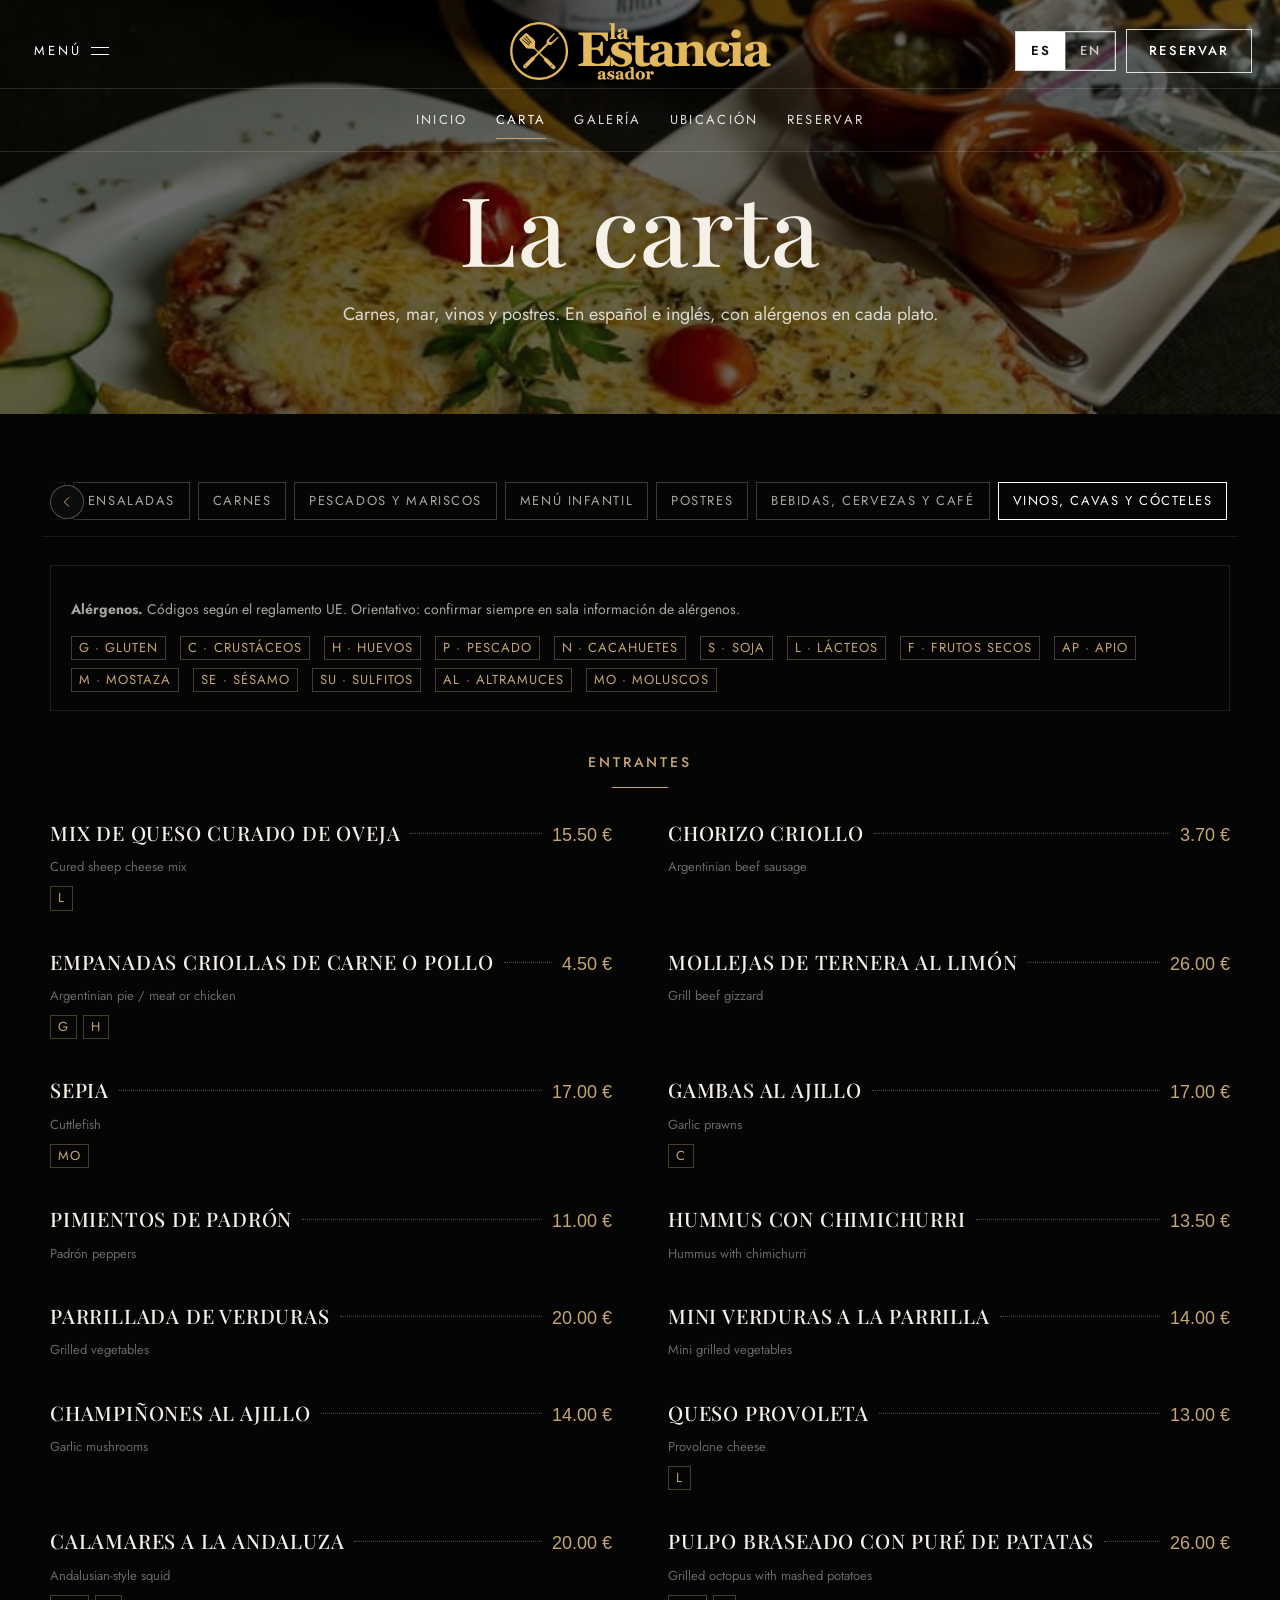
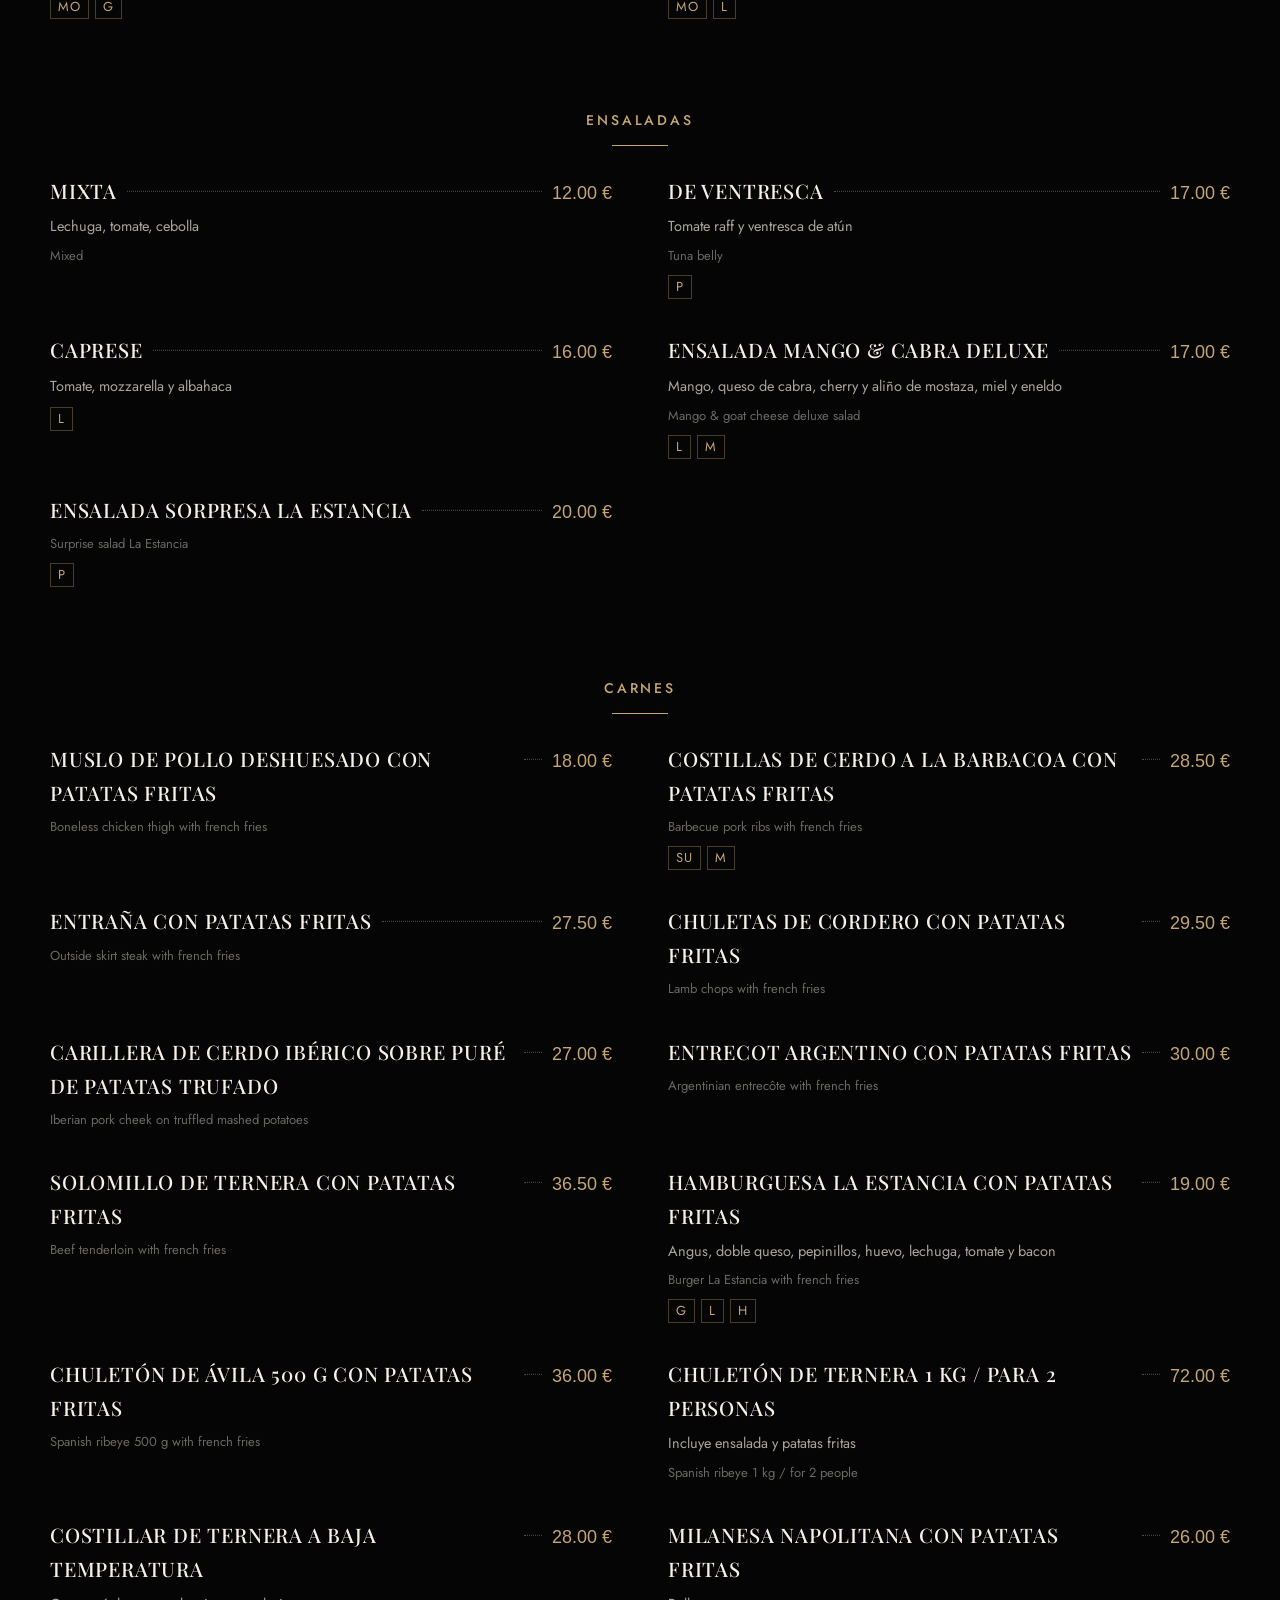
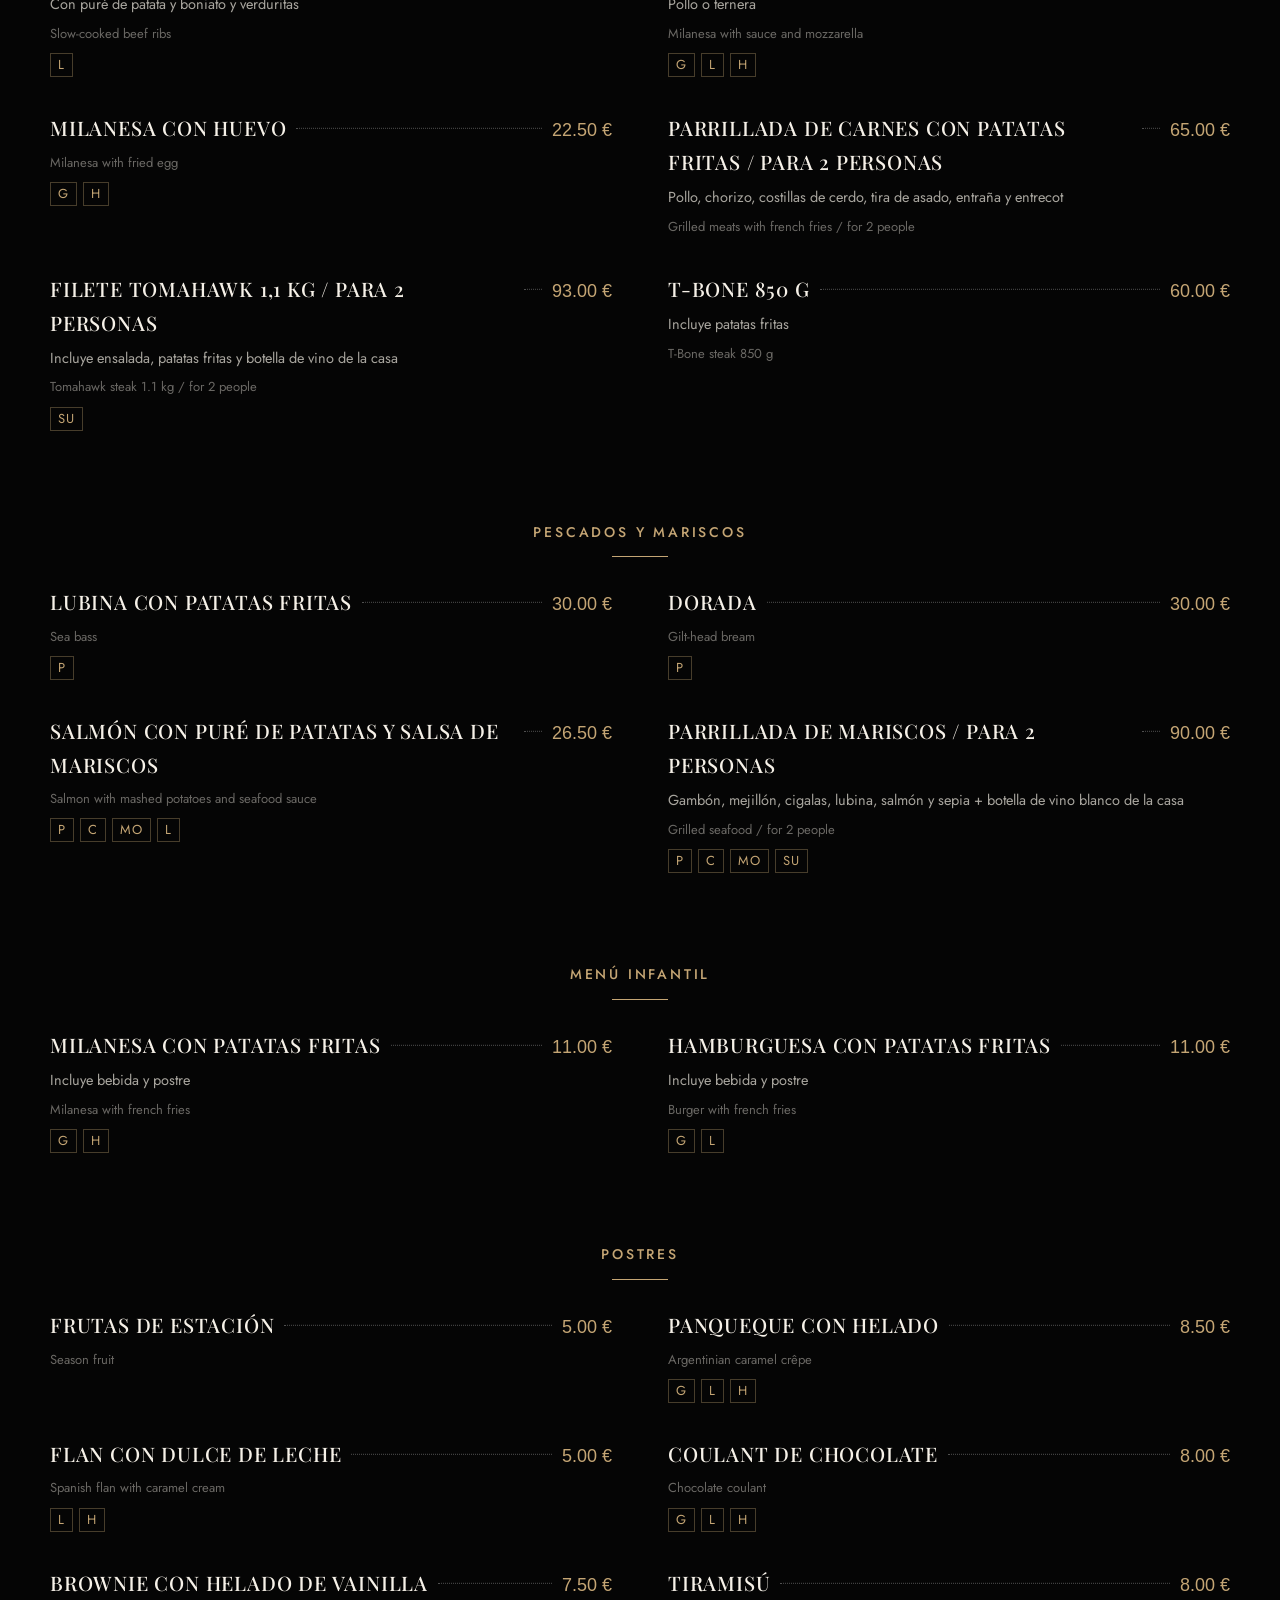
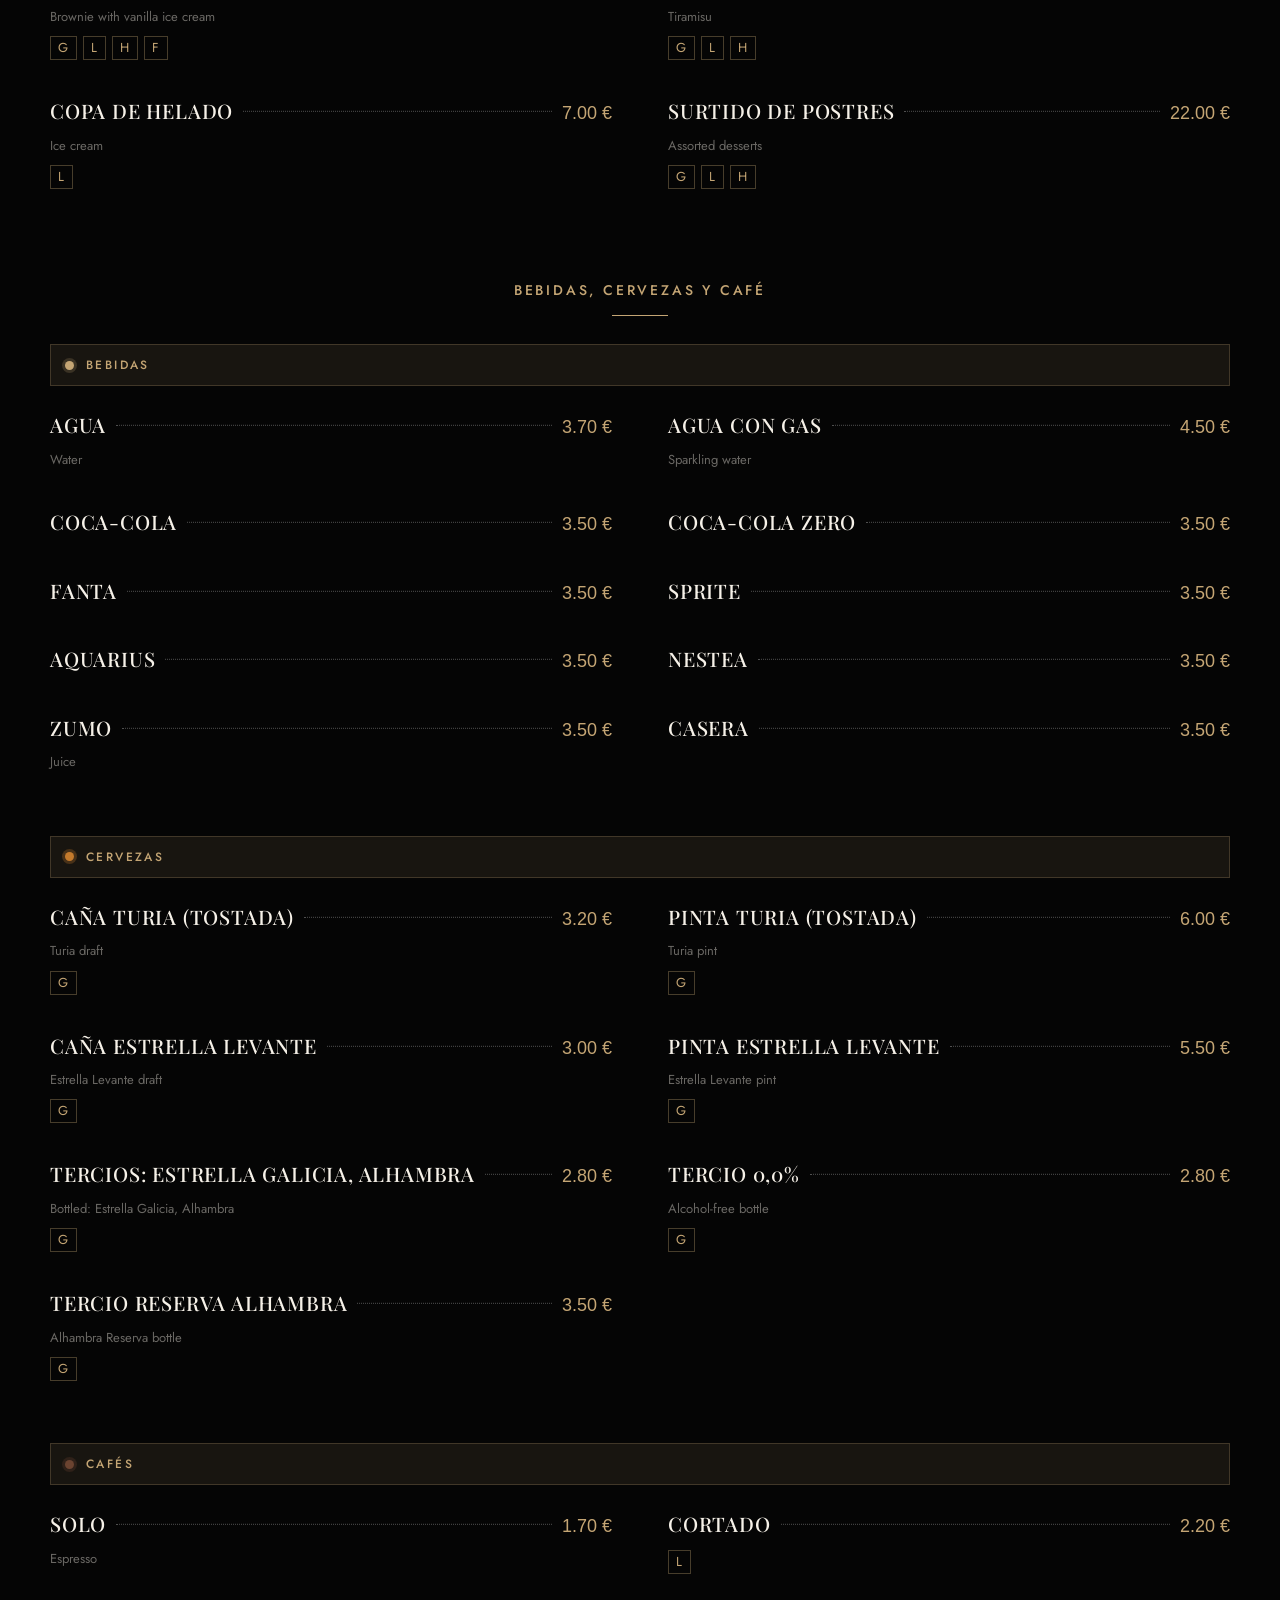
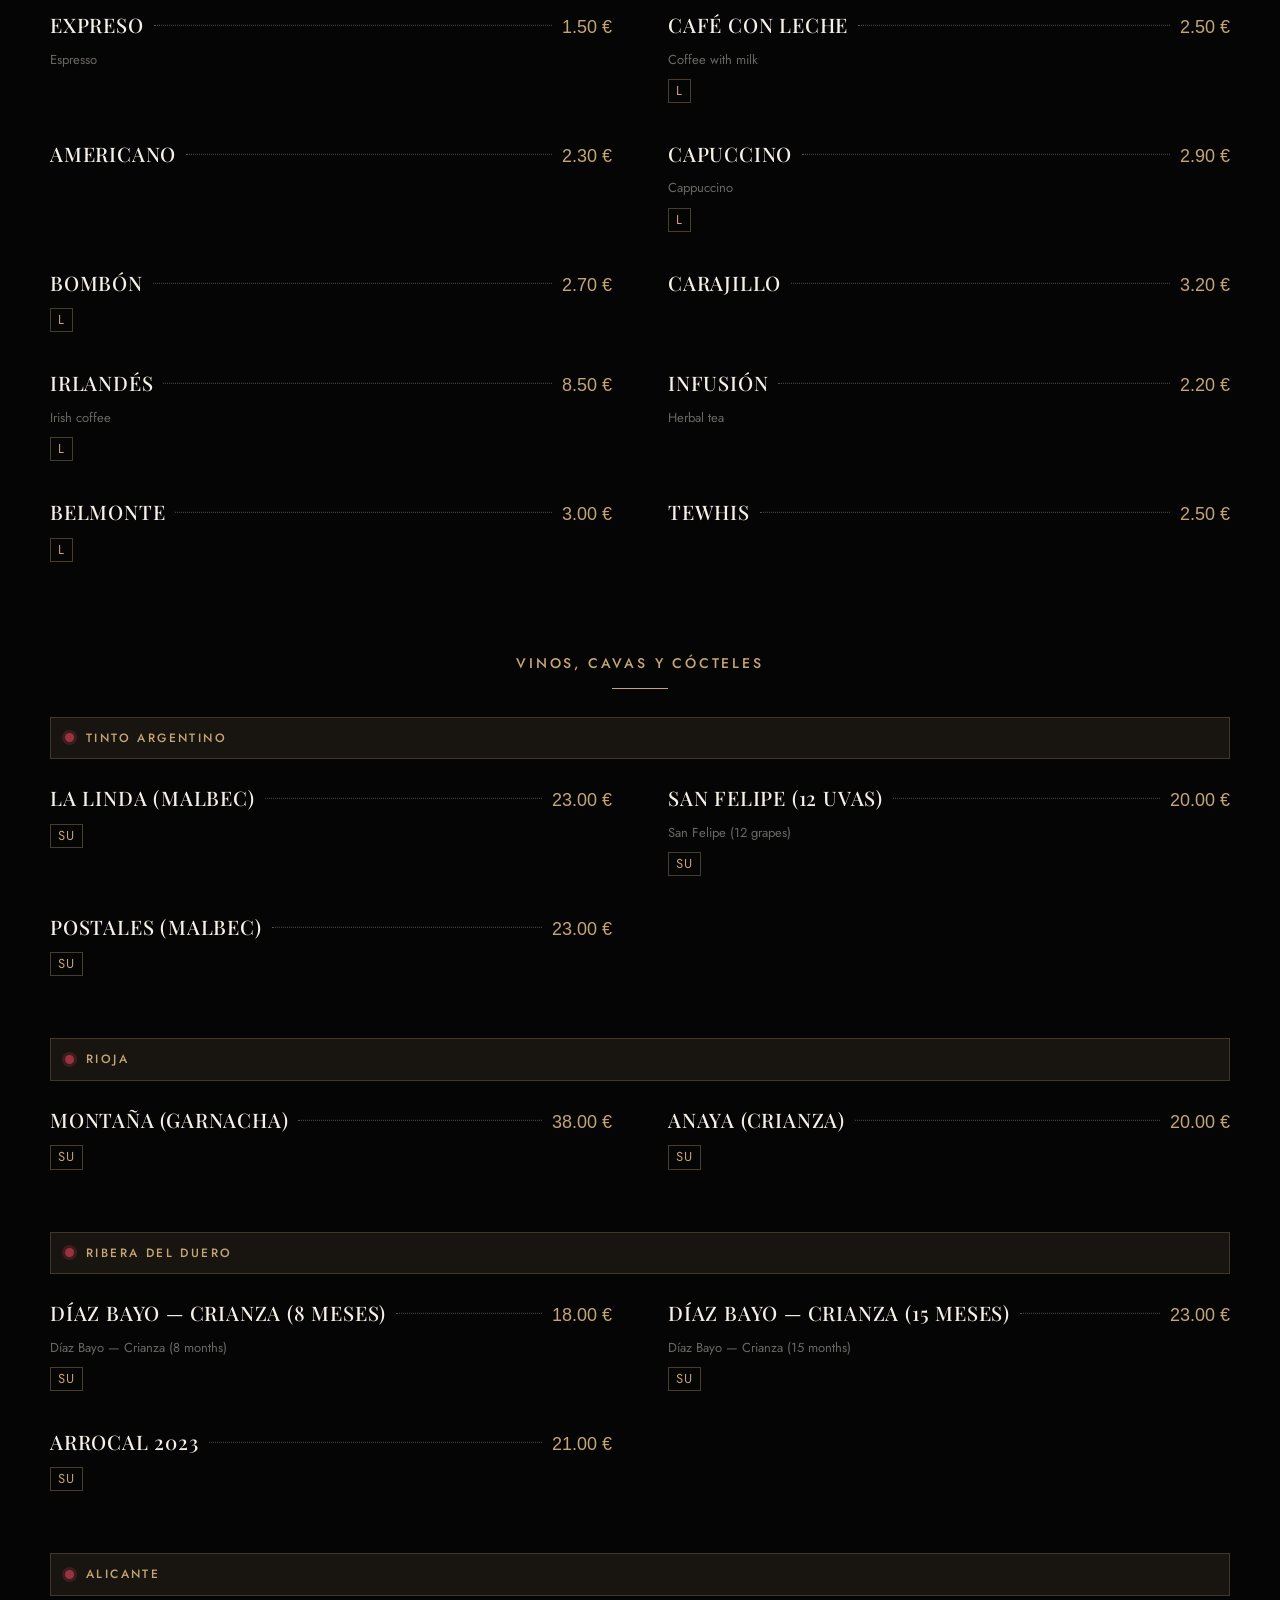
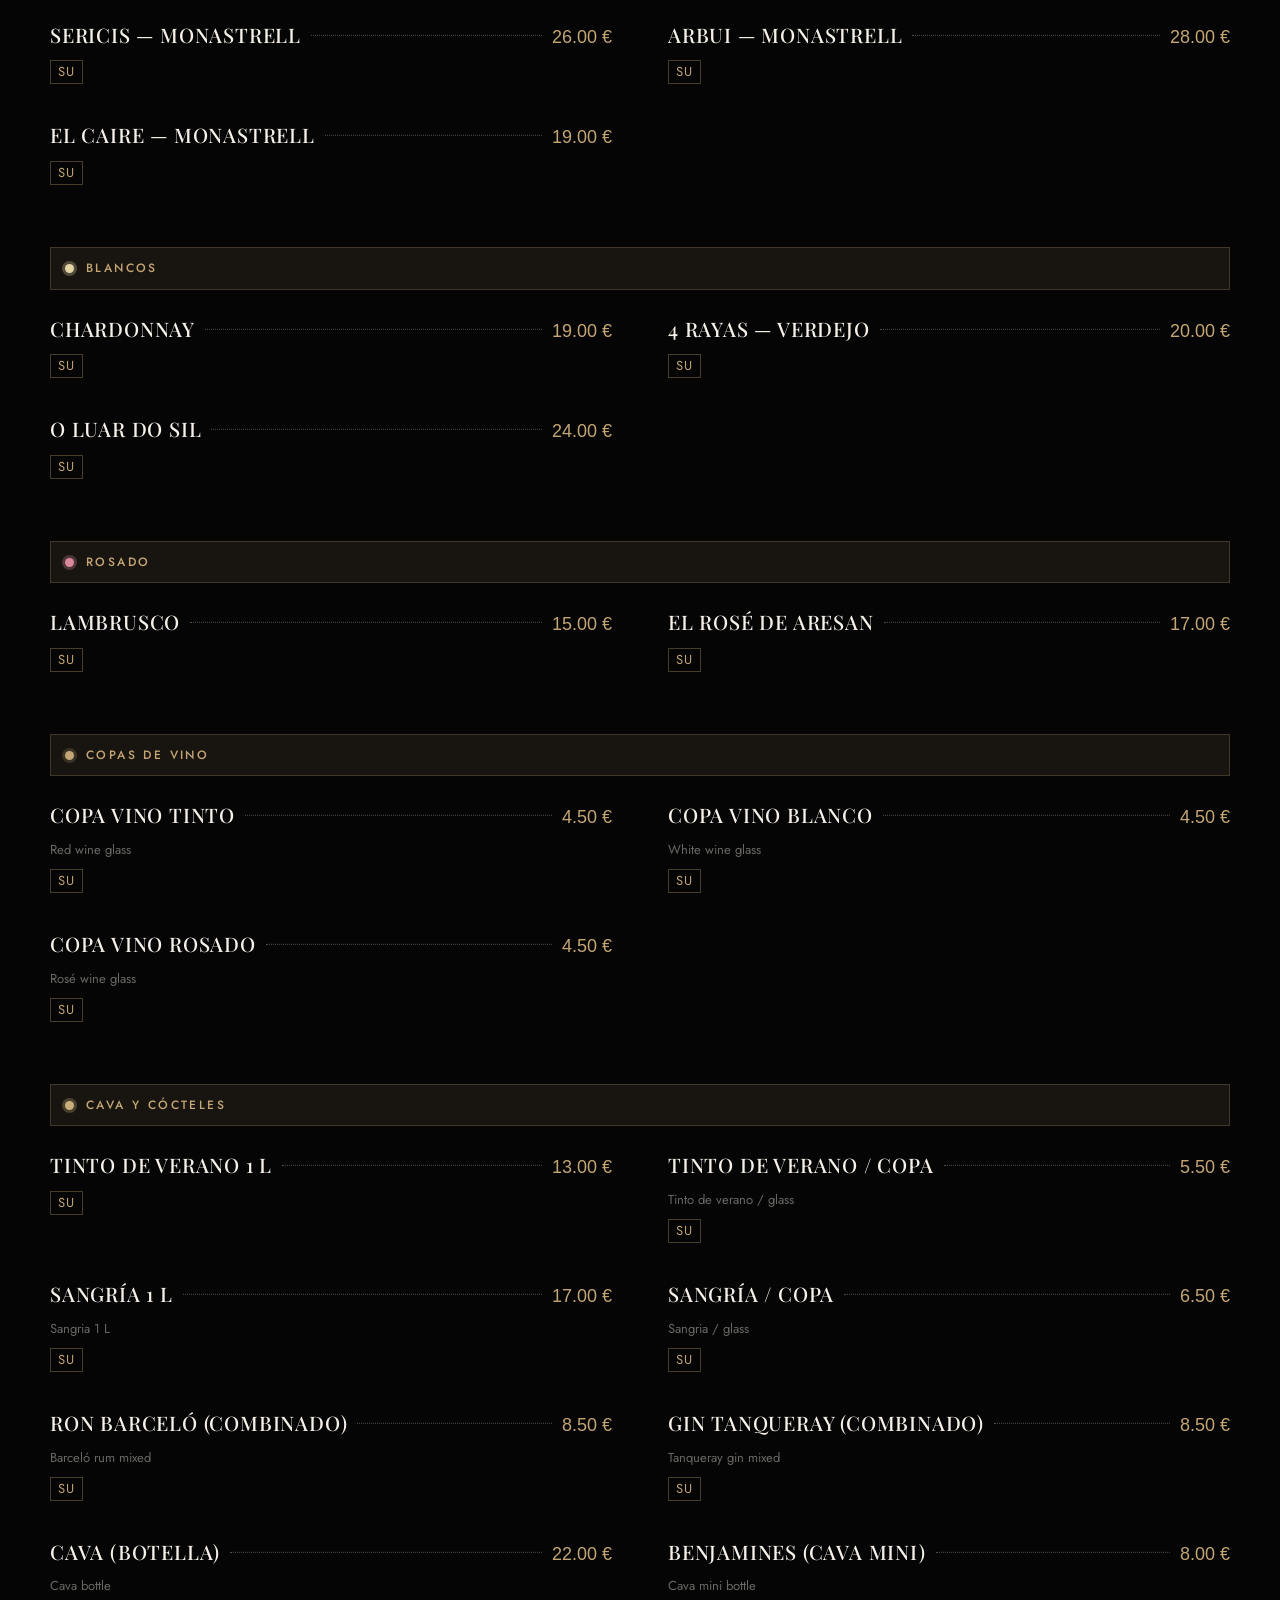
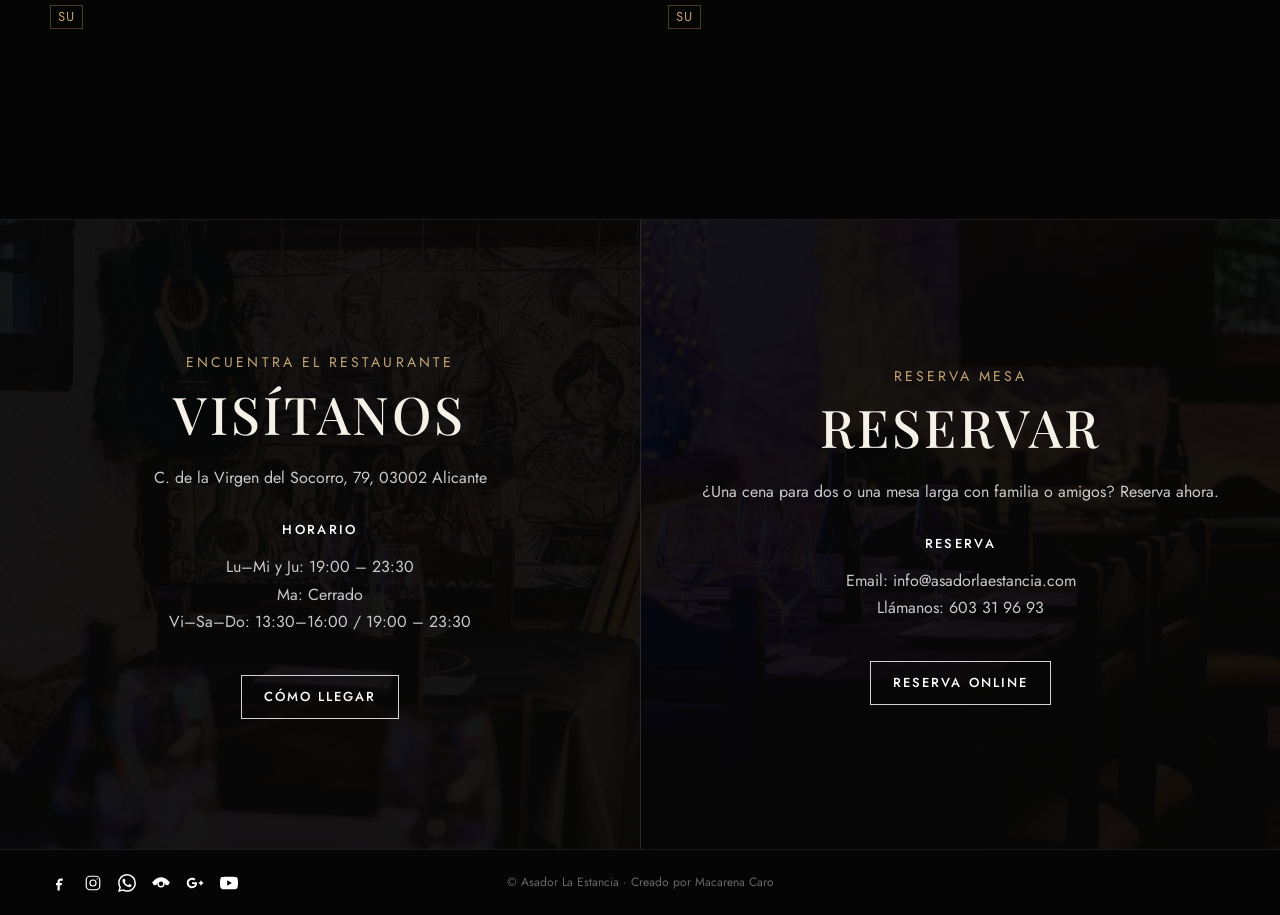
<file: carta.html>
<!DOCTYPE html>
<html lang="es">
<head>
  <meta charset="UTF-8">
  <meta name="viewport" content="width=device-width, initial-scale=1">
  <title>Carta · Asador La Estancia</title>
  <meta name="description" content="Carta de Asador La Estancia: entrantes, carnes a la parrilla, pescados, postres y vinos. Alicante.">
  <link rel="icon" href="assets/images/brand/icon.png">
  <link rel="preconnect" href="https://fonts.googleapis.com">
  <link rel="preconnect" href="https://fonts.gstatic.com" crossorigin>
  <link href="https://fonts.googleapis.com/css2?family=Jost:wght@300;400;500;600&family=Playfair+Display:ital,wght@0,400;0,500;0,600;0,700;1,400;1,500;1,600&display=swap" rel="stylesheet">
  <link rel="stylesheet" href="css/style.css">
</head>
<body data-page="carta">
  <a class="skip" href="#contenido">Saltar al contenido</a>
  <header class="site-header" data-header></header>

  <main id="contenido">
    <section class="page-hero">
      <img class="hero-bg" src="assets/images/gallery/meat12.png" alt="Parrillada de La Estancia">
      <div class="page-hero-content">
        <h1 data-copy="h1">La carta</h1>
        <p data-copy="lead">Carnes, mar, vinos y postres. En español e inglés, con alérgenos en cada plato.</p>
      </div>
    </section>

    <section class="menu-page">
      <div class="container">
        <div class="menu-tools">
          <div class="menu-tabs" data-tabs-scroller>
            <button type="button" class="menu-tabs-arrow is-start" data-tabs-prev aria-label="Secciones anteriores">
              <svg viewBox="0 0 24 24" aria-hidden="true"><path d="M14.5 5.5 8 12l6.5 6.5" fill="none" stroke="currentColor" stroke-width="1.5" stroke-linecap="round" stroke-linejoin="round"/></svg>
            </button>
            <div class="tabs" data-tabs></div>
            <button type="button" class="menu-tabs-arrow is-end" data-tabs-next aria-label="Más secciones">
              <svg viewBox="0 0 24 24" aria-hidden="true"><path d="M9.5 5.5 16 12l-6.5 6.5" fill="none" stroke="currentColor" stroke-width="1.5" stroke-linecap="round" stroke-linejoin="round"/></svg>
            </button>
          </div>
        </div>
        <div class="legend">
          <p data-copy="legend"><strong>Alérgenos.</strong> Códigos según el reglamento UE. Orientativo: Confirmar siempre en sala información de alérgenos.</p>
          <div class="legend-list" data-legend></div>
        </div>
        <div data-menu></div>
      </div>
    </section>
  </main>

  <footer class="site-footer" data-footer></footer>
  <script src="js/menu.js"></script>
  <script src="js/allergens.js"></script>
  <script src="js/site.js"></script>
</body>
</html>
</file>
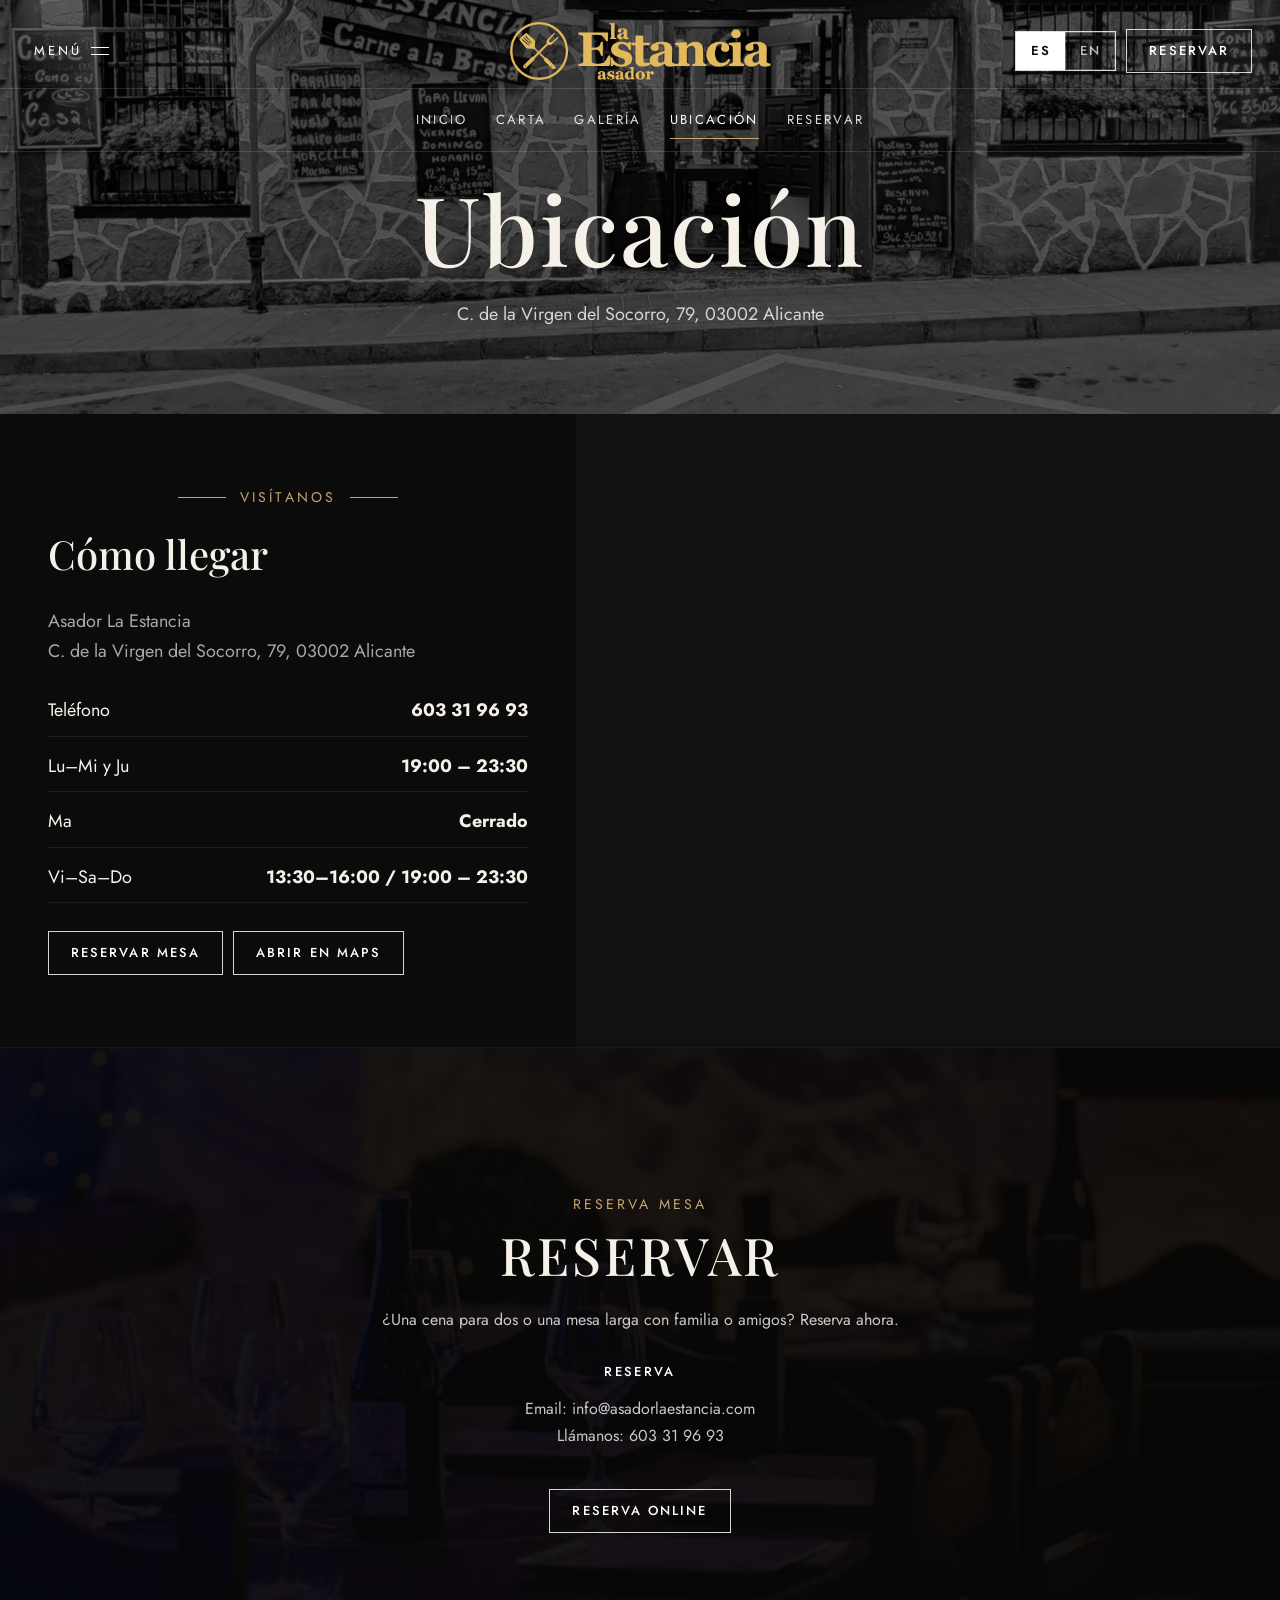
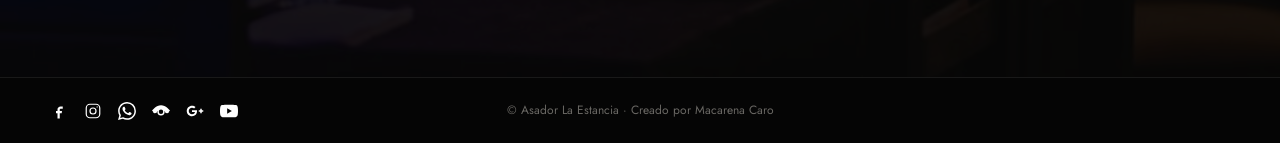
<file: contacto.html>
<!DOCTYPE html>
<html lang="es">
<head>
  <meta charset="UTF-8">
  <meta name="viewport" content="width=device-width, initial-scale=1">
  <title>Contacto · Asador La Estancia</title>
  <meta name="description" content="C. de la Virgen del Socorro, 79, 03002 Alicante. Teléfono, horario y mapa de Asador La Estancia.">
  <link rel="icon" href="assets/images/brand/icon.png">
  <link rel="preconnect" href="https://fonts.googleapis.com">
  <link rel="preconnect" href="https://fonts.gstatic.com" crossorigin>
  <link href="https://fonts.googleapis.com/css2?family=Jost:wght@300;400;500;600&family=Playfair+Display:ital,wght@0,400;0,500;0,600;0,700;1,400;1,500;1,600&display=swap" rel="stylesheet">
  <link rel="stylesheet" href="css/style.css">
</head>
<body data-page="contacto">
  <a class="skip" href="#contenido">Saltar al contenido</a>
  <header class="site-header" data-header></header>

  <main id="contenido">
    <section class="page-hero">
      <img class="hero-bg" src="assets/images/hero-bg.png" alt="Interior de La Estancia">
      <div class="page-hero-content">
        <h1 data-copy="h1">Ubicación</h1>
        <p data-copy="lead">C. de la Virgen del Socorro, 79, 03002 Alicante</p>
      </div>
    </section>

    <section class="split">
      <div class="split-copy">
        <p class="section-kicker" style="text-align:left" data-copy="visit">Visítanos</p>
        <h2 data-copy="h2">Cómo llegar</h2>
        <p>Asador La Estancia<br>C. de la Virgen del Socorro, 79, 03002 Alicante</p>
        <div class="hours">
          <div><span data-copy="phone">Teléfono</span><a href="tel:+34603319693"><strong>603 31 96 93</strong></a></div>
          <div><span data-copy="d1">Lu–Mi y Ju</span><strong data-copy="t1">19:00 – 23:30</strong></div>
          <div><span data-copy="dClosed">Ma</span><strong data-copy="tClosed">Cerrado</strong></div>
          <div><span data-copy="d2">Vi–Sa–Do</span><strong data-copy="t2">13:30–16:00 / 19:00 – 23:30</strong></div>
        </div>
        <div class="actions" style="justify-content:flex-start">
          <a class="btn-ghost" href="reservas.html" data-i18n="bookTable">Reservar mesa</a>
          <a class="btn-ghost" href="https://www.google.com/maps/search/?api=1&query=C.+de+la+Virgen+del+Socorro,+79,+03002+Alicante" target="_blank" rel="noopener" data-i18n="maps">Abrir en Maps</a>
        </div>
      </div>
      <div class="map-wrap">
        <iframe title="Mapa Asador La Estancia" loading="lazy" referrerpolicy="no-referrer-when-downgrade" src="https://maps.google.com/maps?q=C.%20de%20la%20Virgen%20del%20Socorro%2C%2079%2C%2003002%20Alicante&t=&z=16&ie=UTF8&iwloc=&output=embed"></iframe>
      </div>
    </section>
  </main>

  <footer class="site-footer" data-footer></footer>
  <script src="js/site.js"></script>
</body>
</html>
</file>
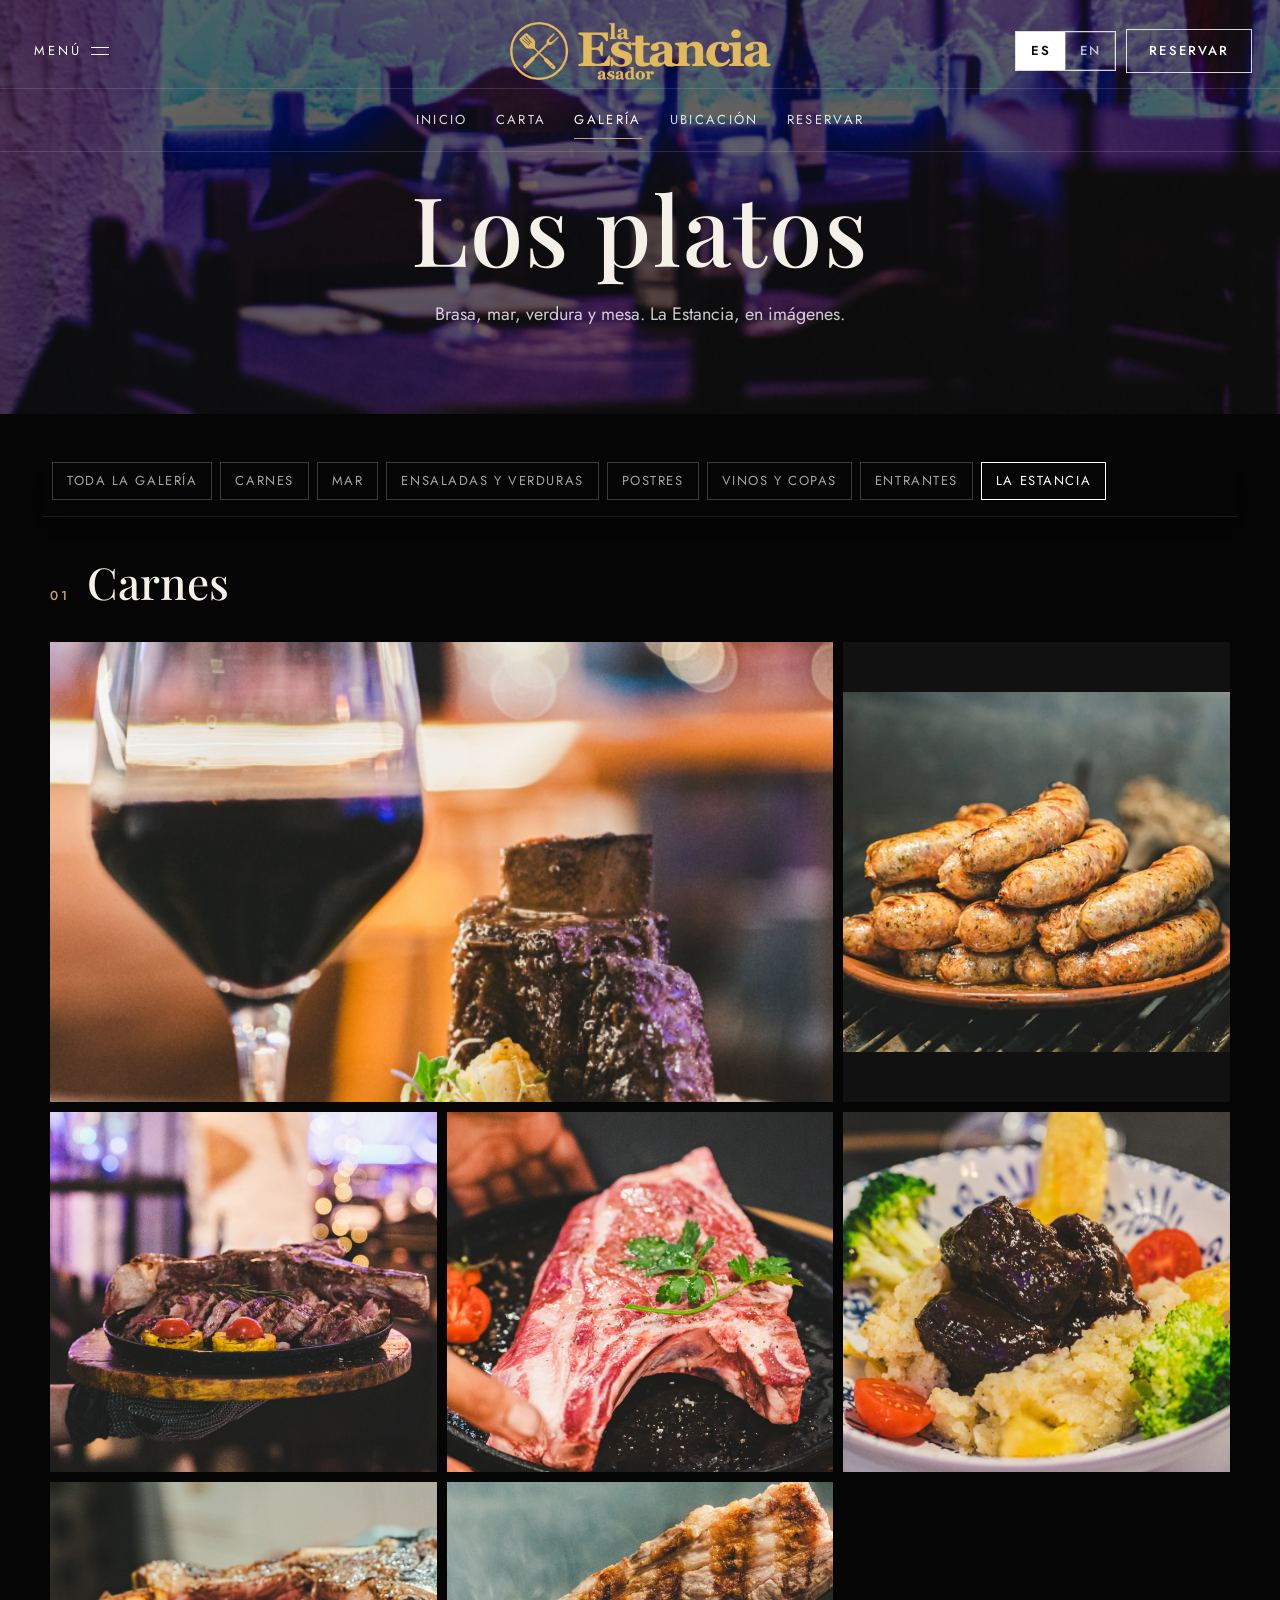
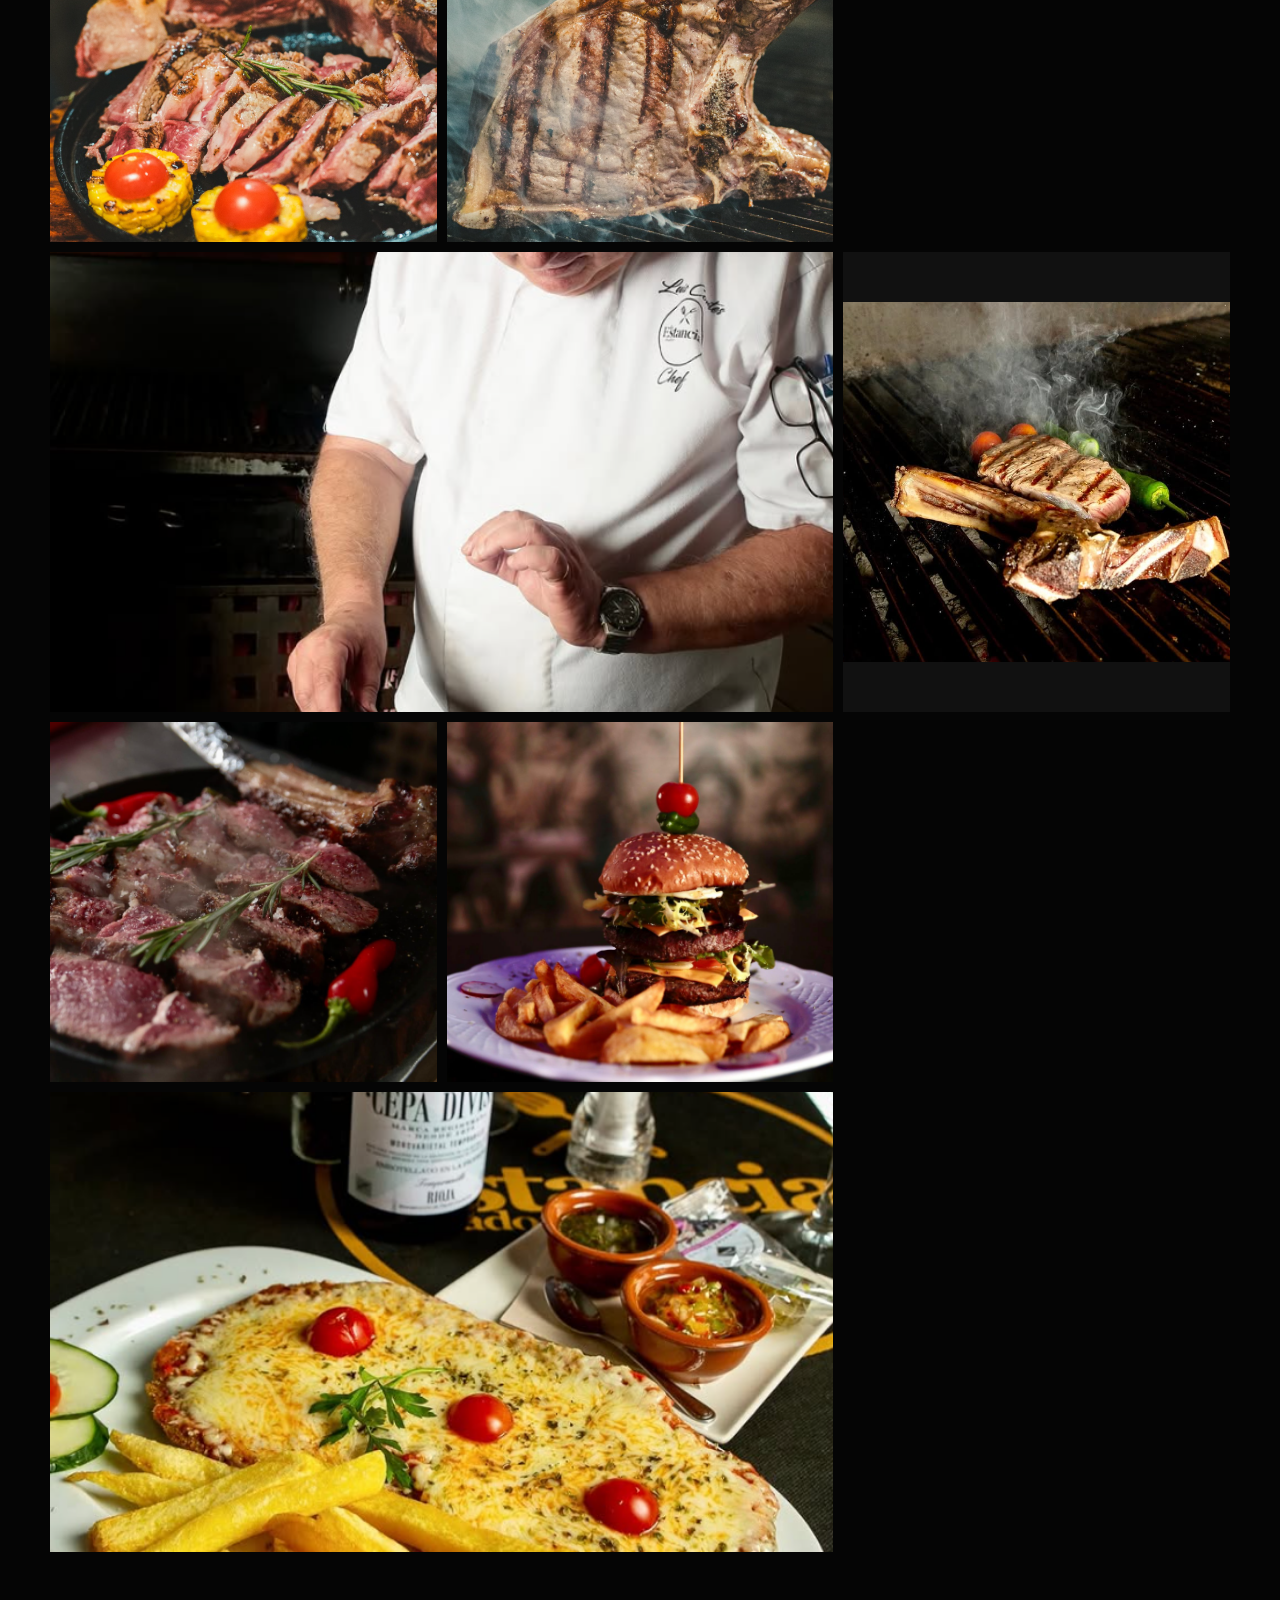
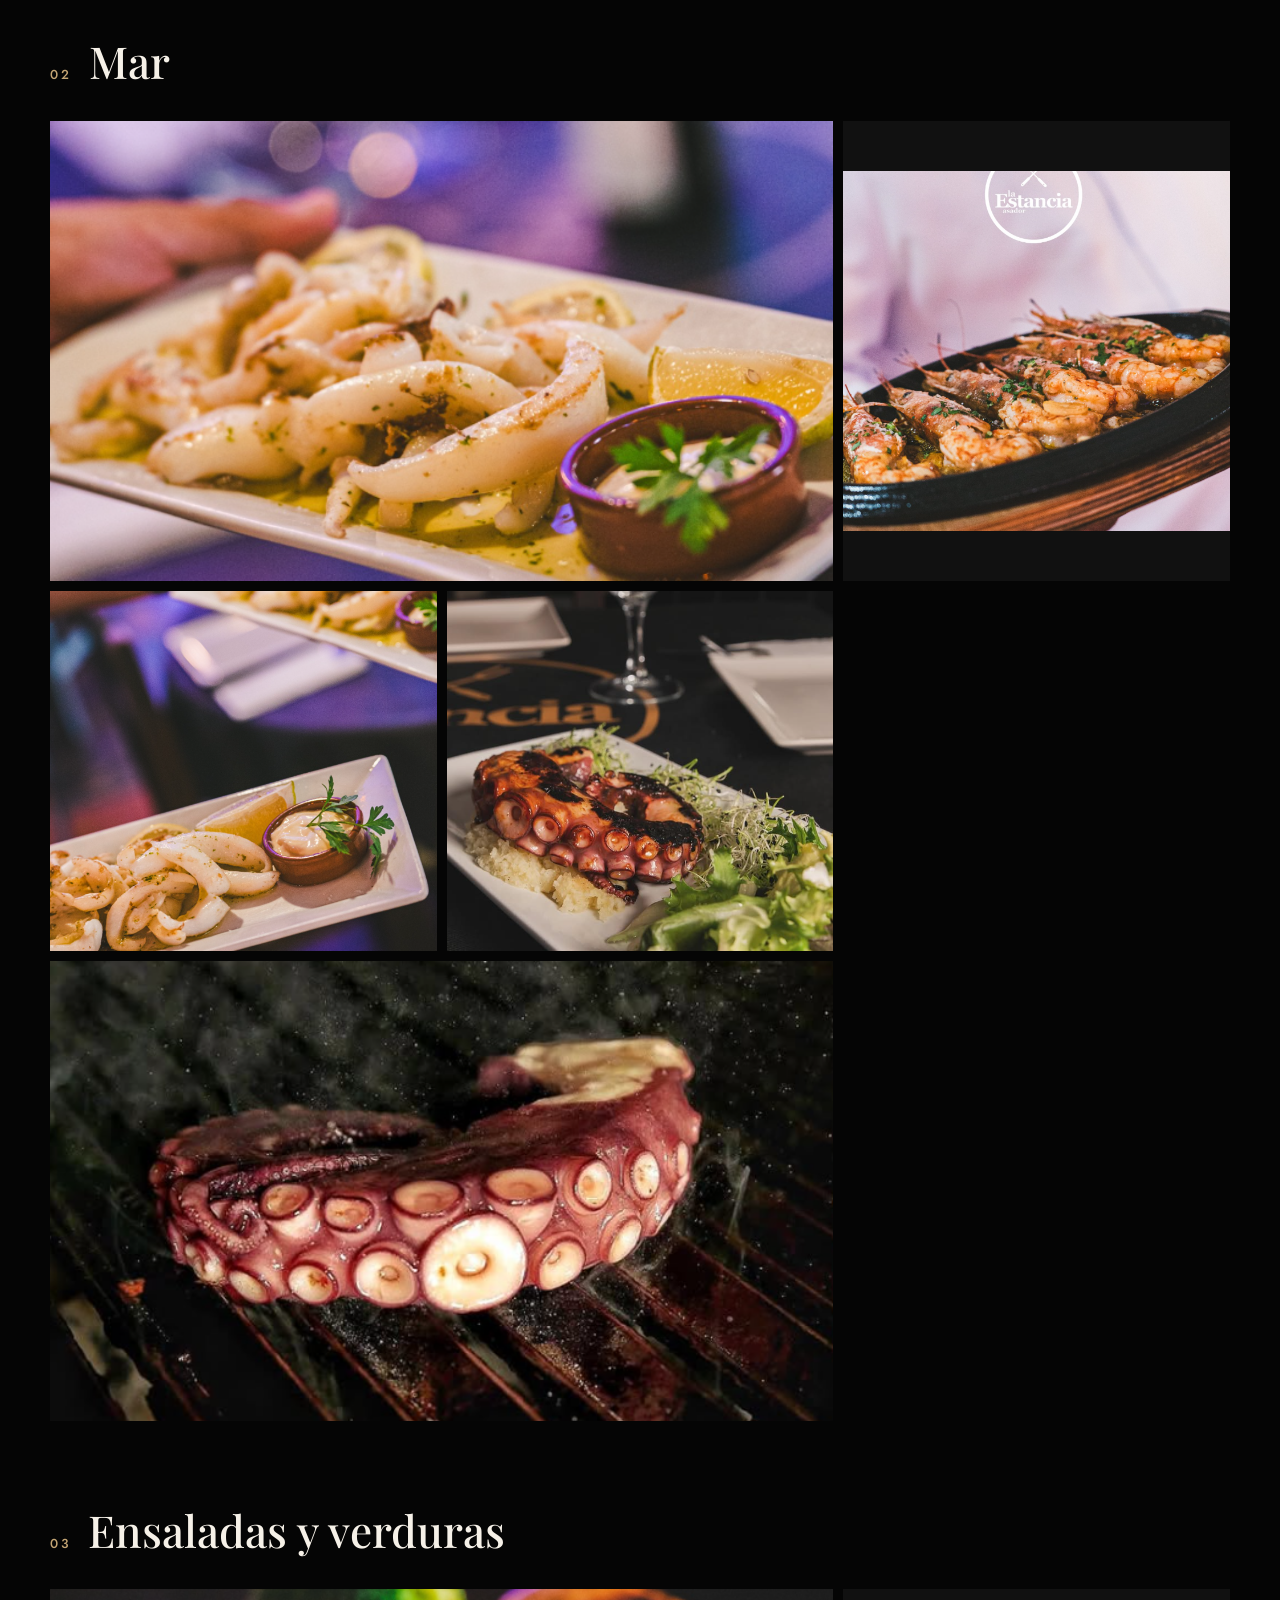
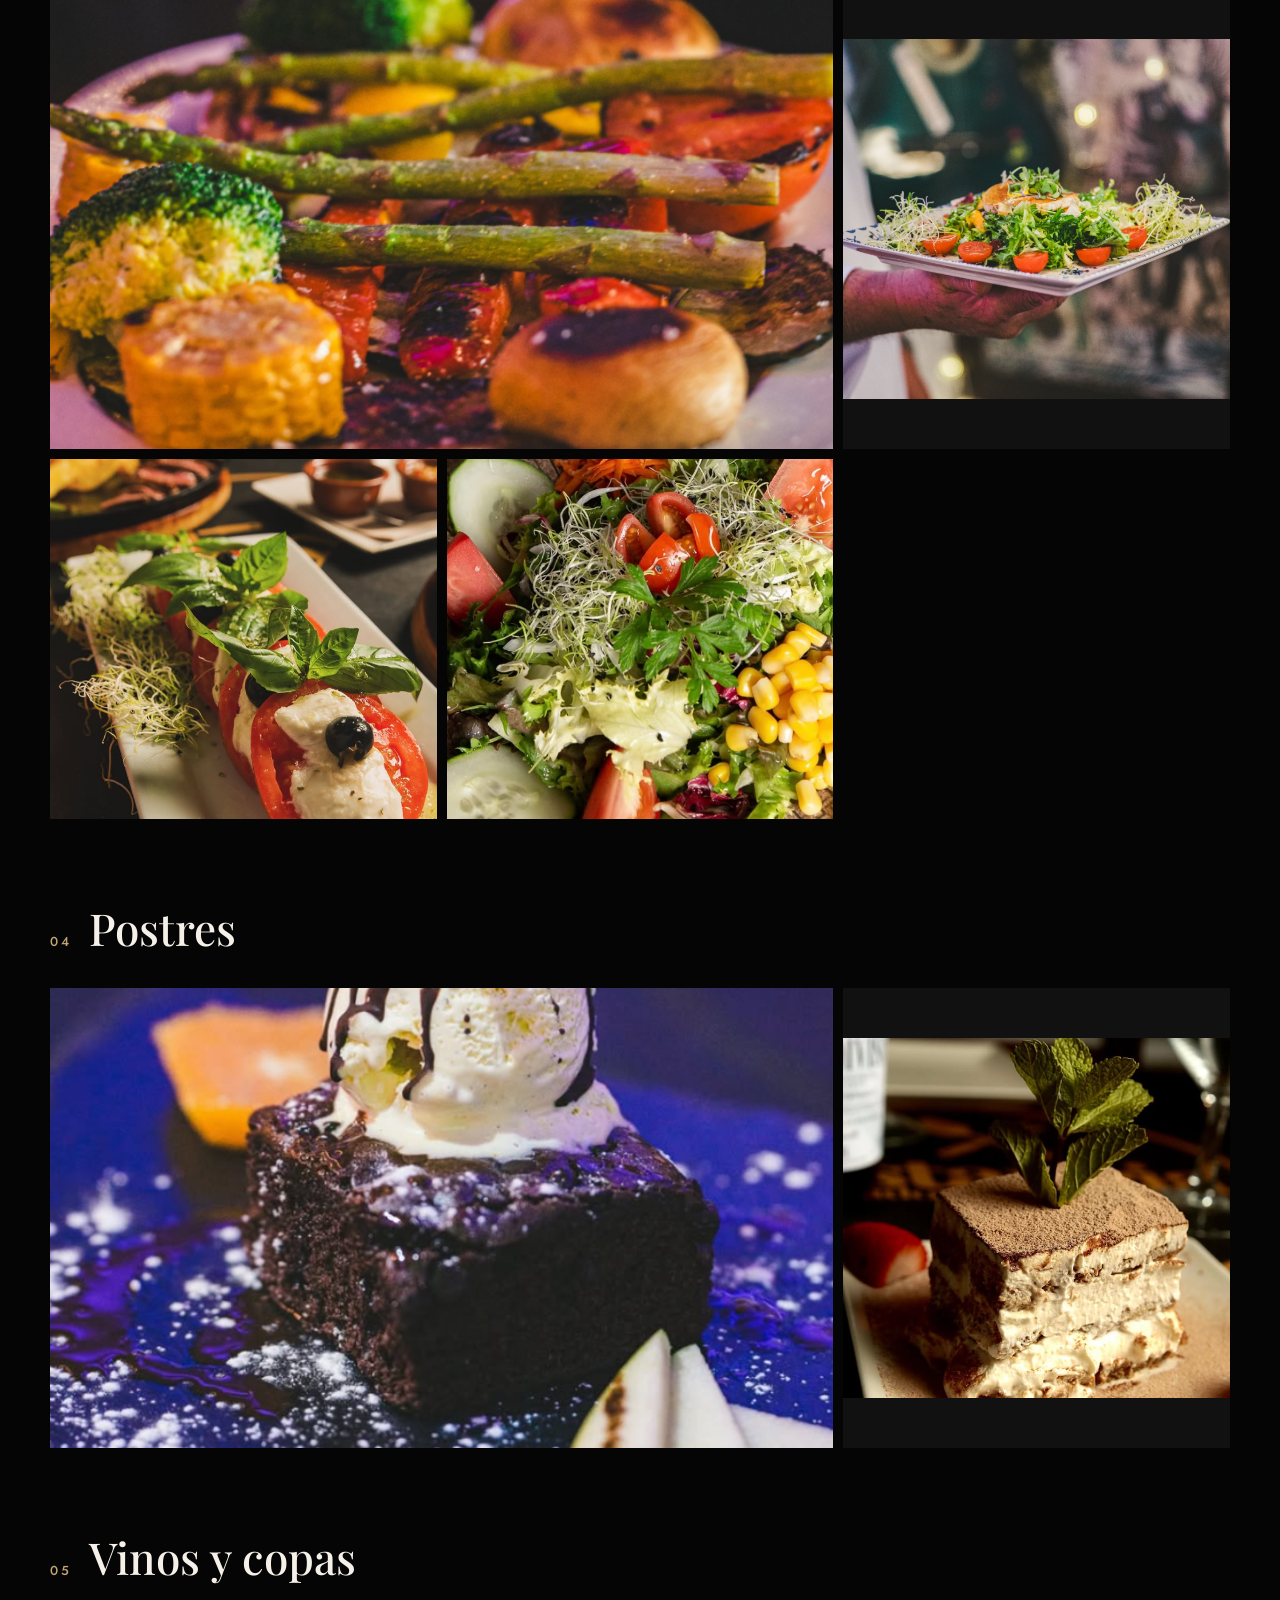
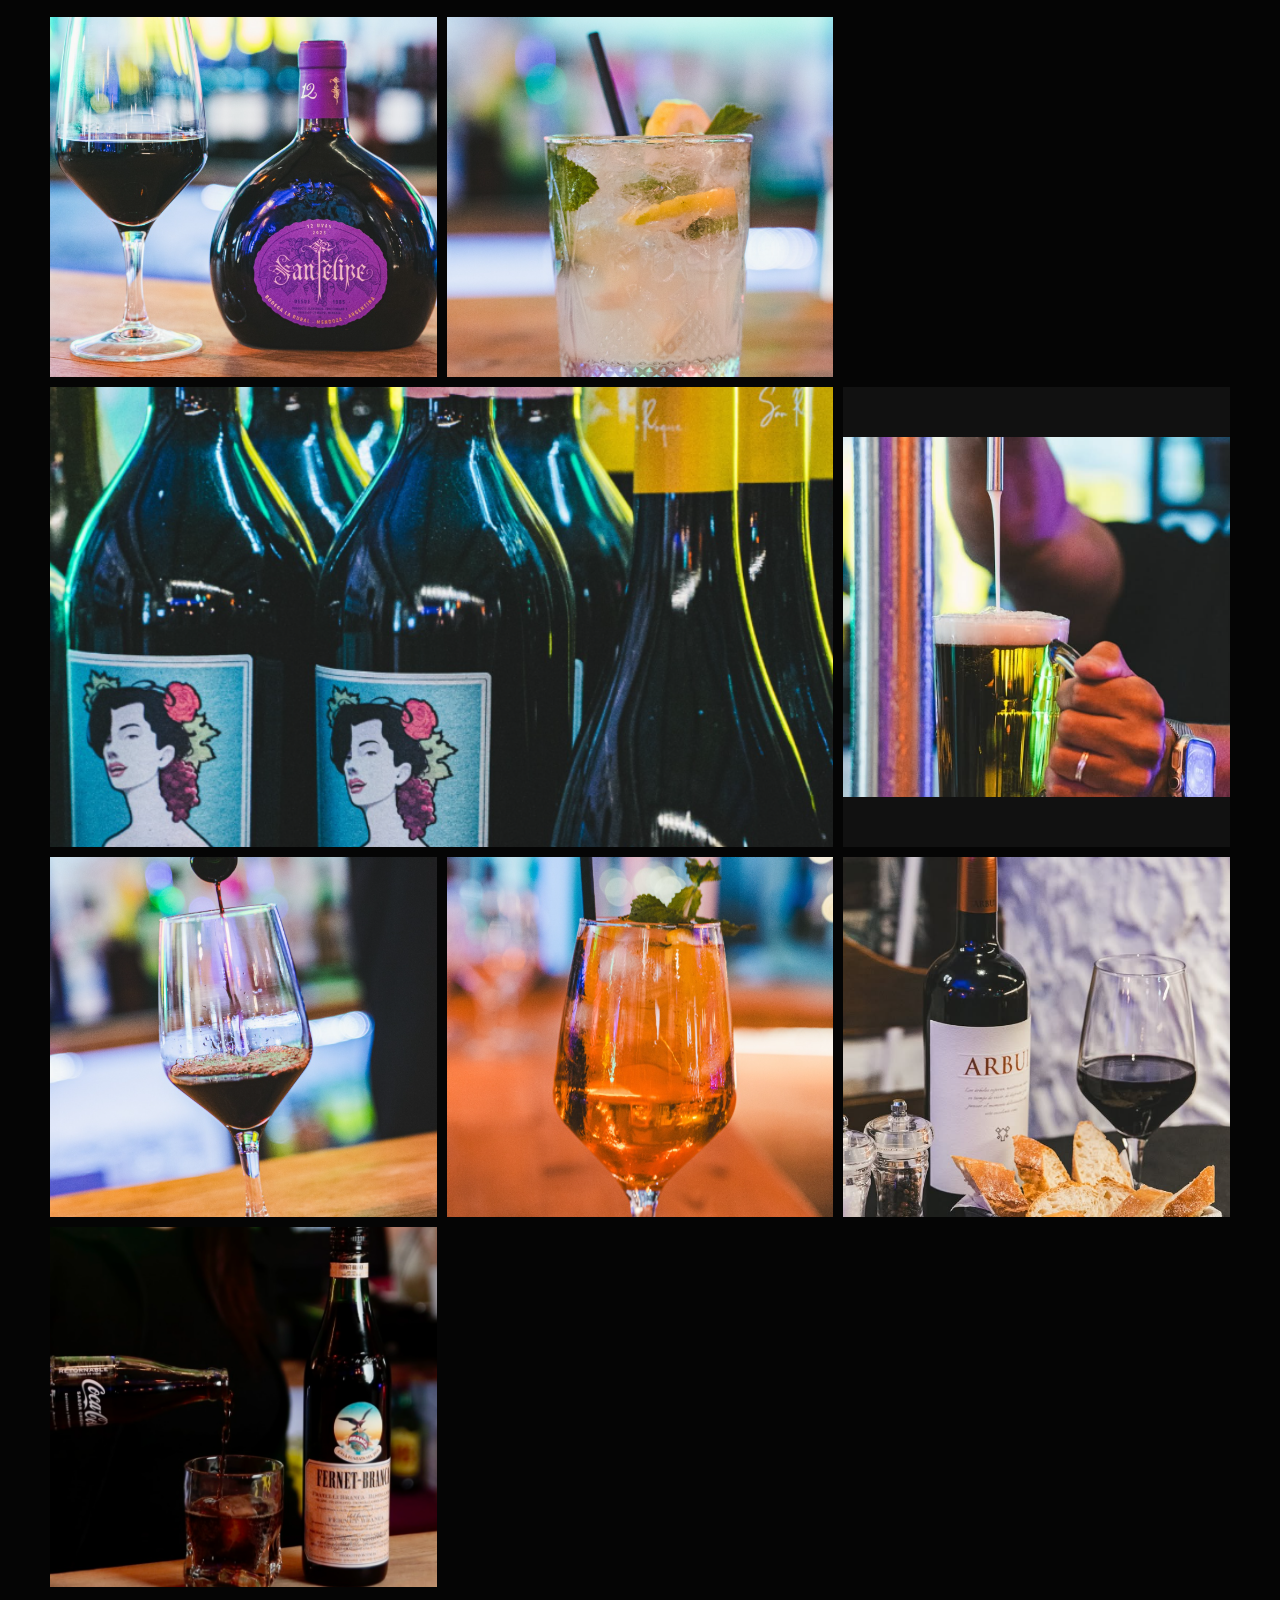
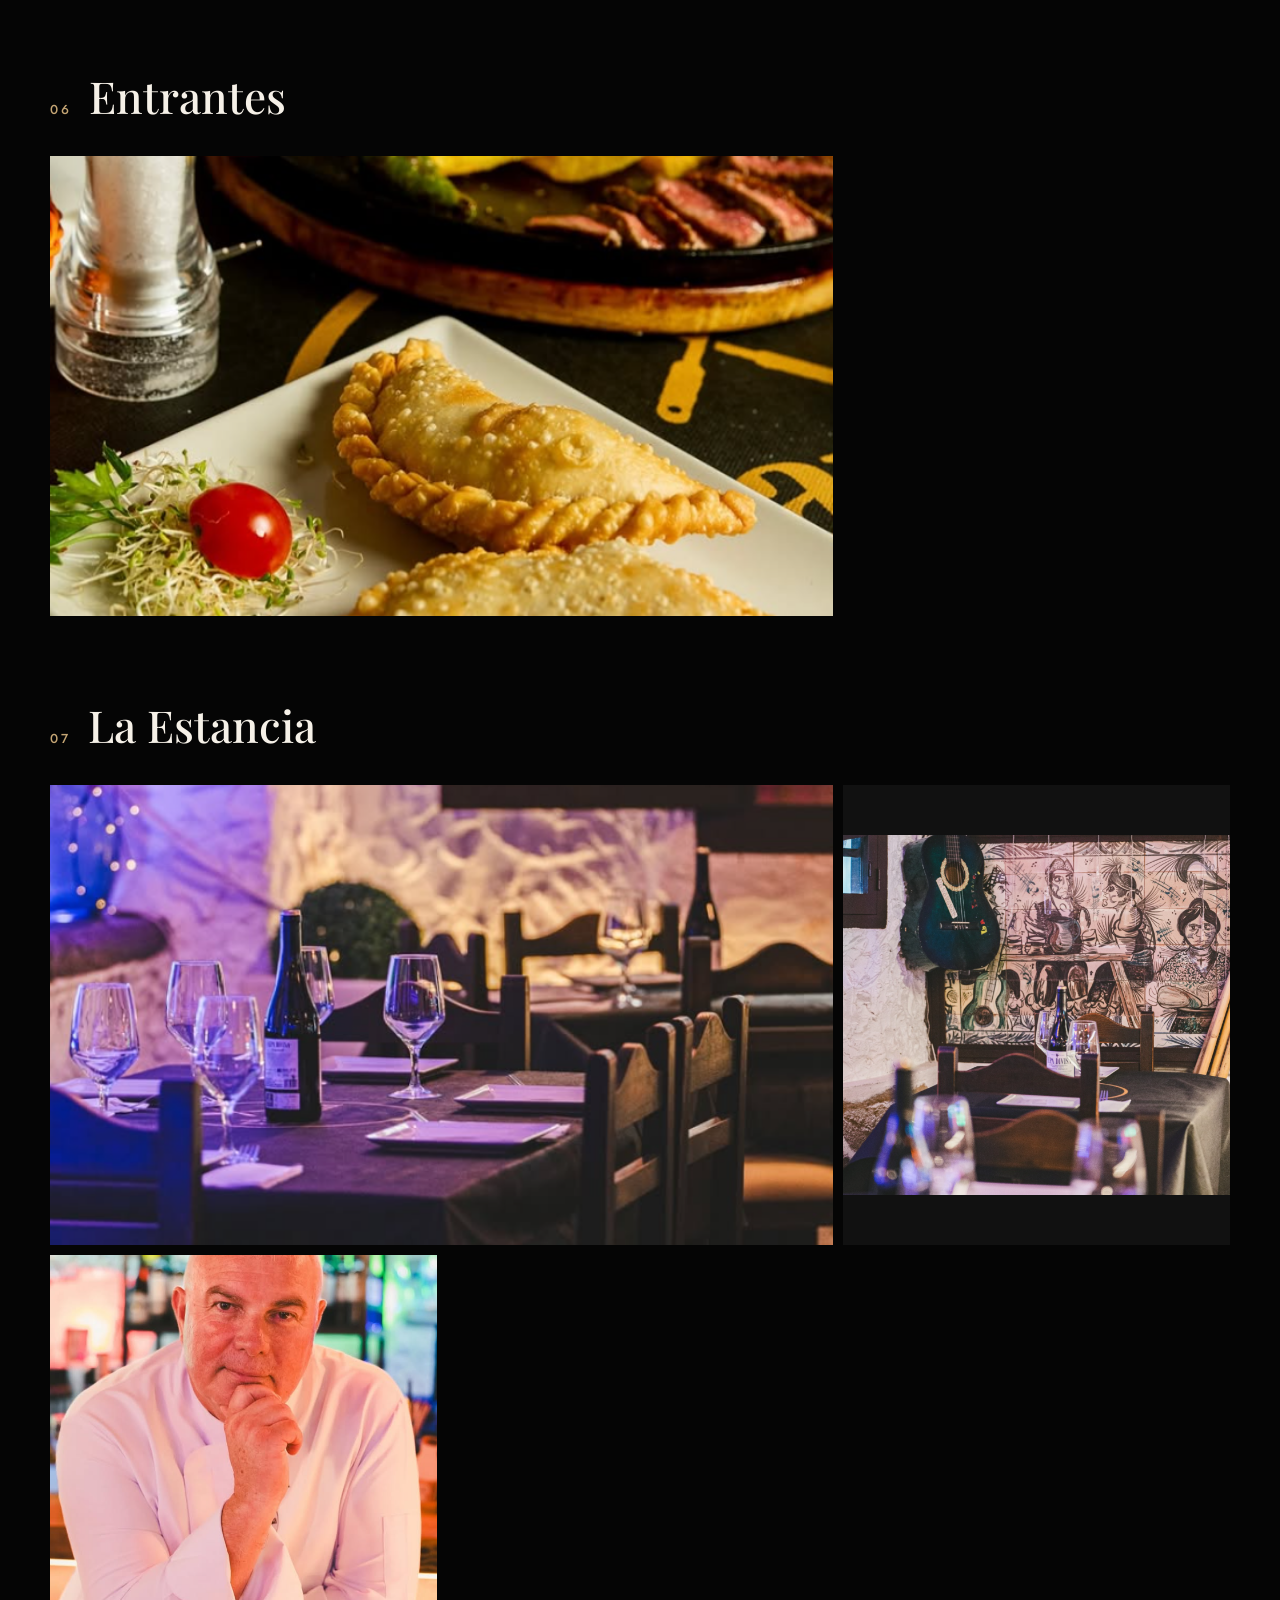
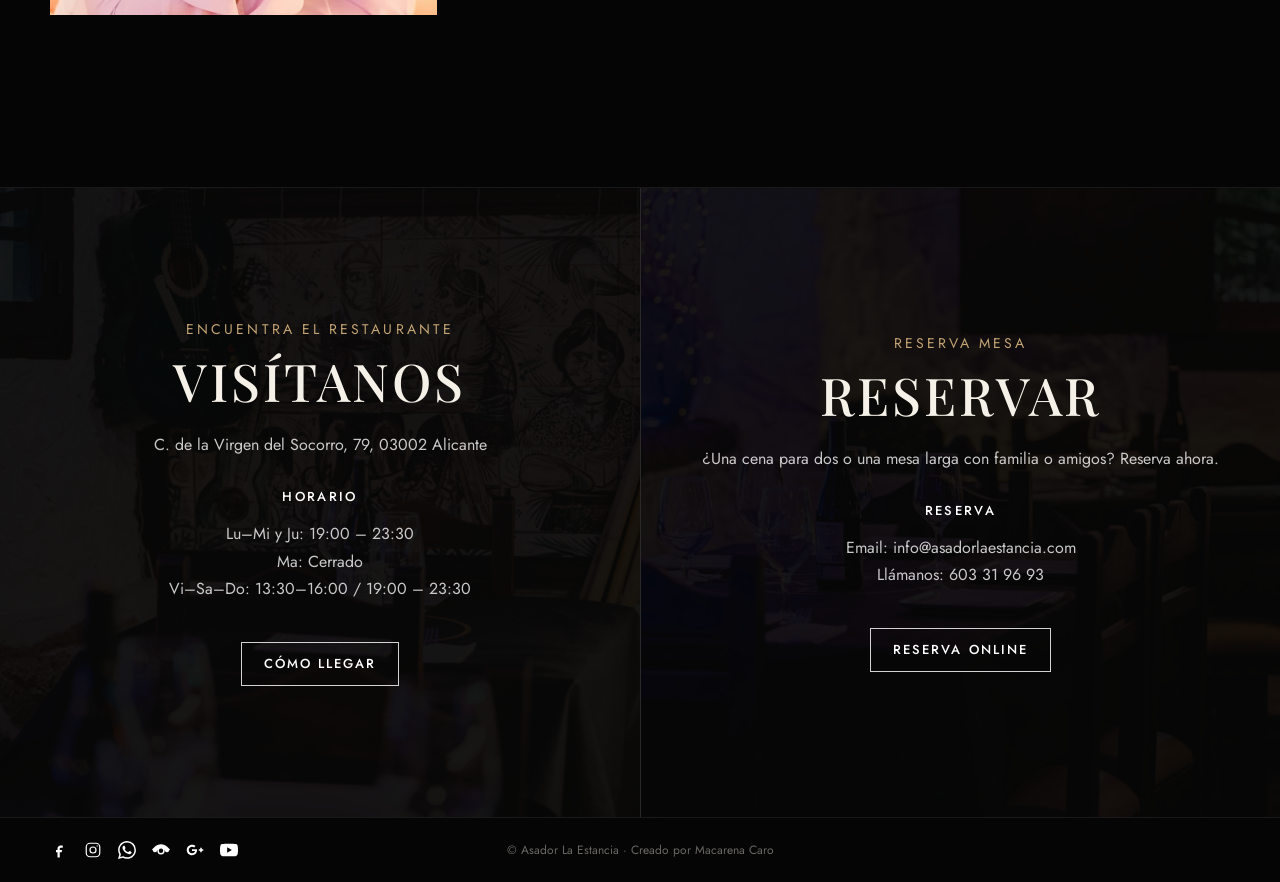
<file: galeria.html>
<!DOCTYPE html>
<html lang="es">
<head>
  <meta charset="UTF-8">
  <meta name="viewport" content="width=device-width, initial-scale=1">
  <title>Galería · Asador La Estancia</title>
  <meta name="description" content="Imágenes de platos, brasa y sala de Asador La Estancia en Alicante.">
  <link rel="icon" href="assets/images/brand/icon.png">
  <link rel="preconnect" href="https://fonts.googleapis.com">
  <link rel="preconnect" href="https://fonts.gstatic.com" crossorigin>
  <link href="https://fonts.googleapis.com/css2?family=Jost:wght@300;400;500;600&family=Playfair+Display:ital,wght@0,400;0,500;0,600;0,700;1,400;1,500;1,600&display=swap" rel="stylesheet">
  <link rel="stylesheet" href="css/style.css">
</head>
<body data-page="galeria">
  <a class="skip" href="#contenido">Saltar al contenido</a>
  <header class="site-header" data-header></header>

  <main id="contenido">
    <section class="page-hero">
      <img class="hero-bg" src="assets/images/carta.png" alt="Parrillada de La Estancia">
      <div class="page-hero-content">
        <h1 data-copy="h1">Los platos</h1>
        <p data-copy="lead">Brasa, mar, verdura y mesa. La Estancia, en imágenes.</p>
      </div>
    </section>

    <section class="gallery-page">
      <div class="container">
        <div class="menu-tools">
          <div class="menu-tabs" data-tabs-scroller>
            <button type="button" class="menu-tabs-arrow is-start" data-tabs-prev aria-label="Secciones anteriores">
              <svg viewBox="0 0 24 24" aria-hidden="true"><path d="M14.5 5.5 8 12l6.5 6.5" fill="none" stroke="currentColor" stroke-width="1.5" stroke-linecap="round" stroke-linejoin="round"/></svg>
            </button>
            <div class="tabs" data-tabs></div>
            <button type="button" class="menu-tabs-arrow is-end" data-tabs-next aria-label="Más secciones">
              <svg viewBox="0 0 24 24" aria-hidden="true"><path d="M9.5 5.5 16 12l-6.5 6.5" fill="none" stroke="currentColor" stroke-width="1.5" stroke-linecap="round" stroke-linejoin="round"/></svg>
            </button>
          </div>
        </div>
        <div data-gallery></div>
      </div>
    </section>
  </main>

  <div class="gallery-lite" data-gallery-lite hidden>
    <button type="button" class="gallery-lite-close" data-gallery-close aria-label="Cerrar"></button>
    <button type="button" class="gallery-lite-nav is-prev" data-gallery-prev aria-label="Anterior"></button>
    <figure class="gallery-lite-stage">
      <img data-gallery-image alt="">
      <figcaption data-gallery-caption></figcaption>
    </figure>
    <button type="button" class="gallery-lite-nav is-next" data-gallery-next aria-label="Siguiente"></button>
  </div>

  <footer class="site-footer" data-footer></footer>
  <script src="js/gallery.js"></script>
  <script src="js/site.js"></script>
</body>
</html>
</file>
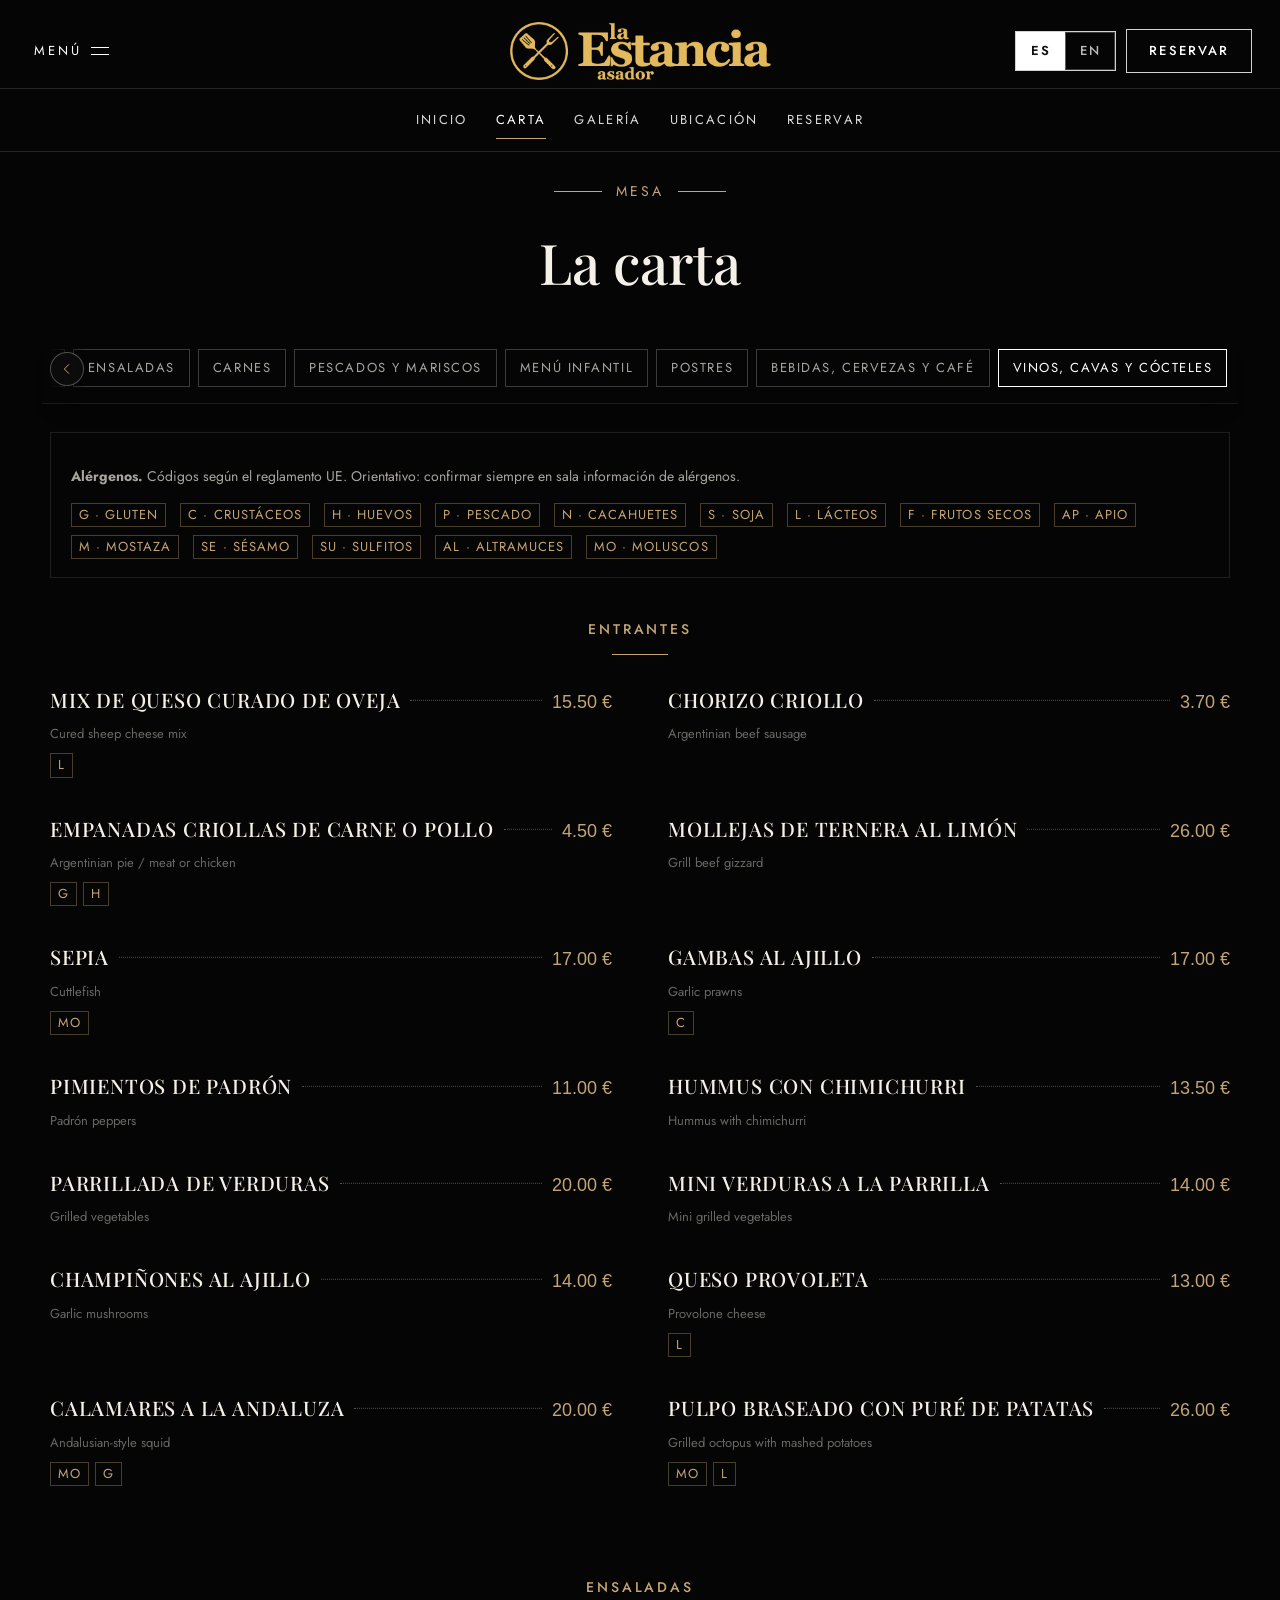
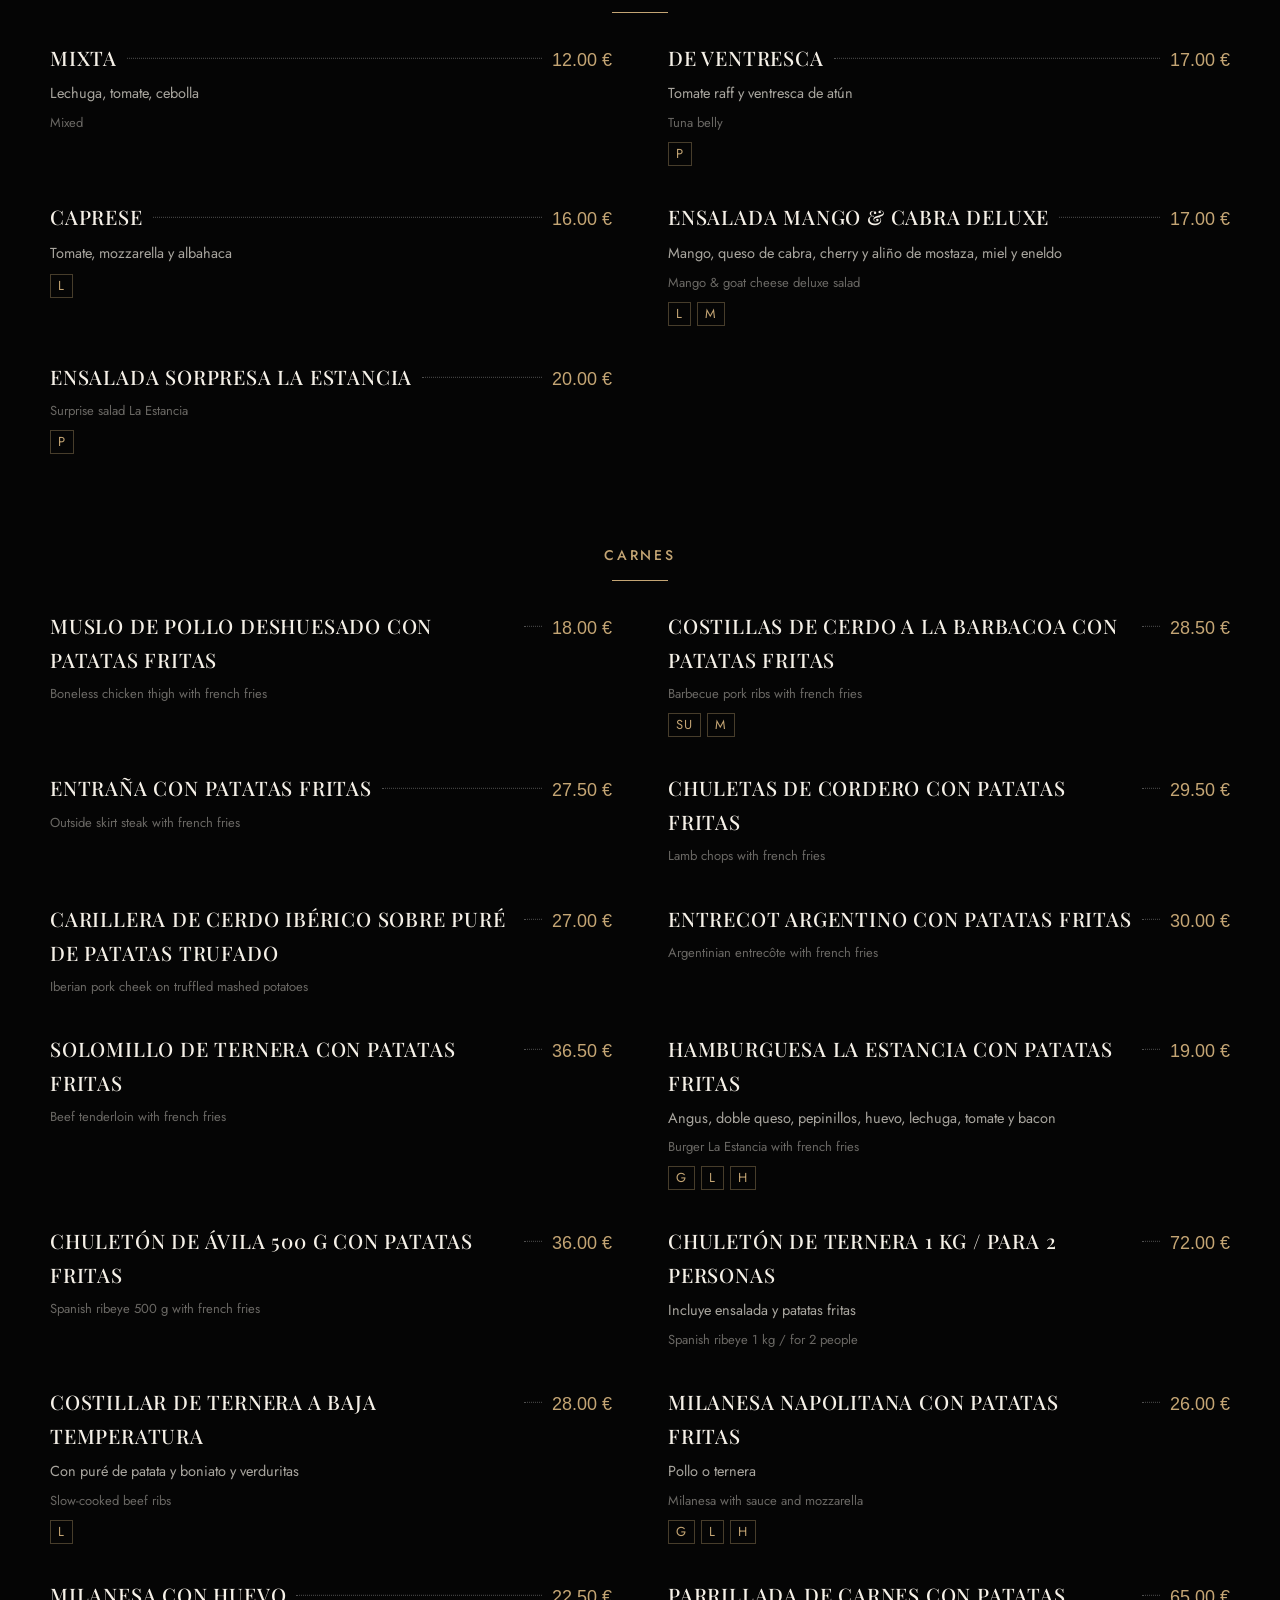
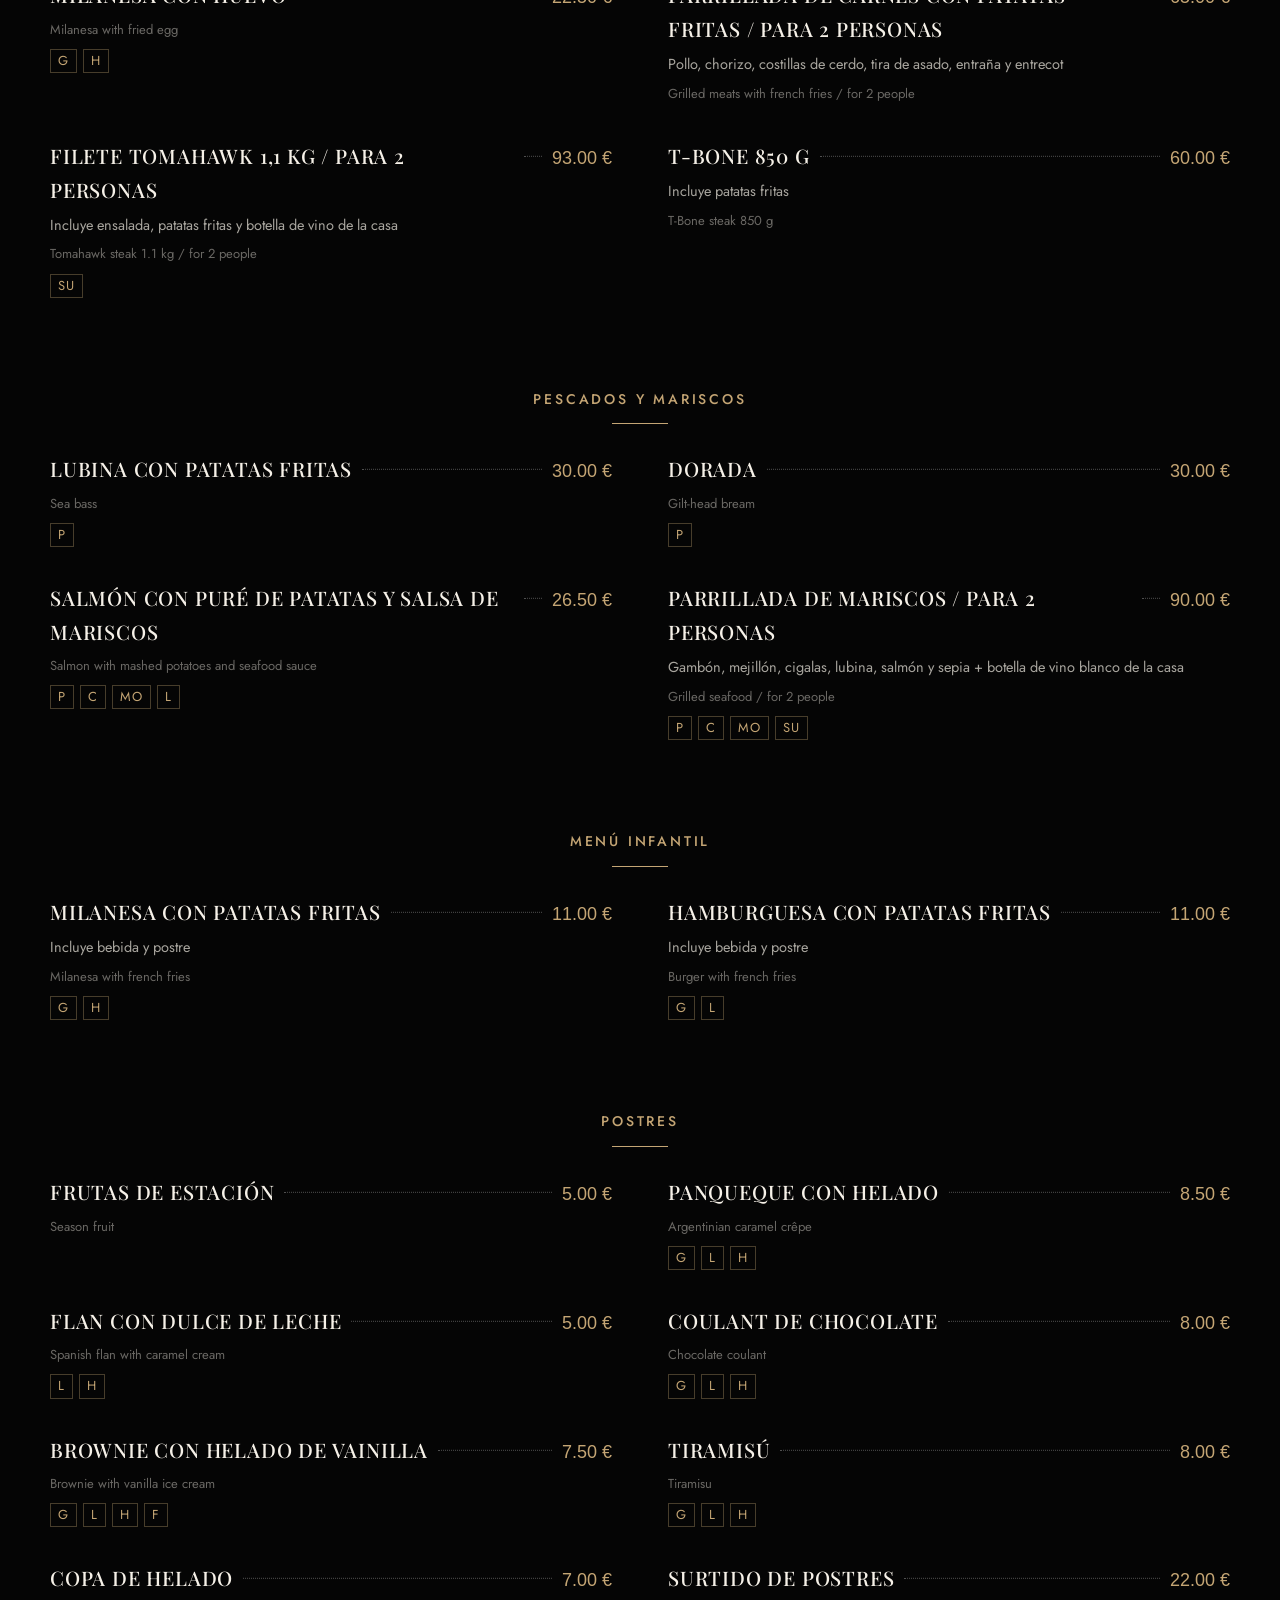
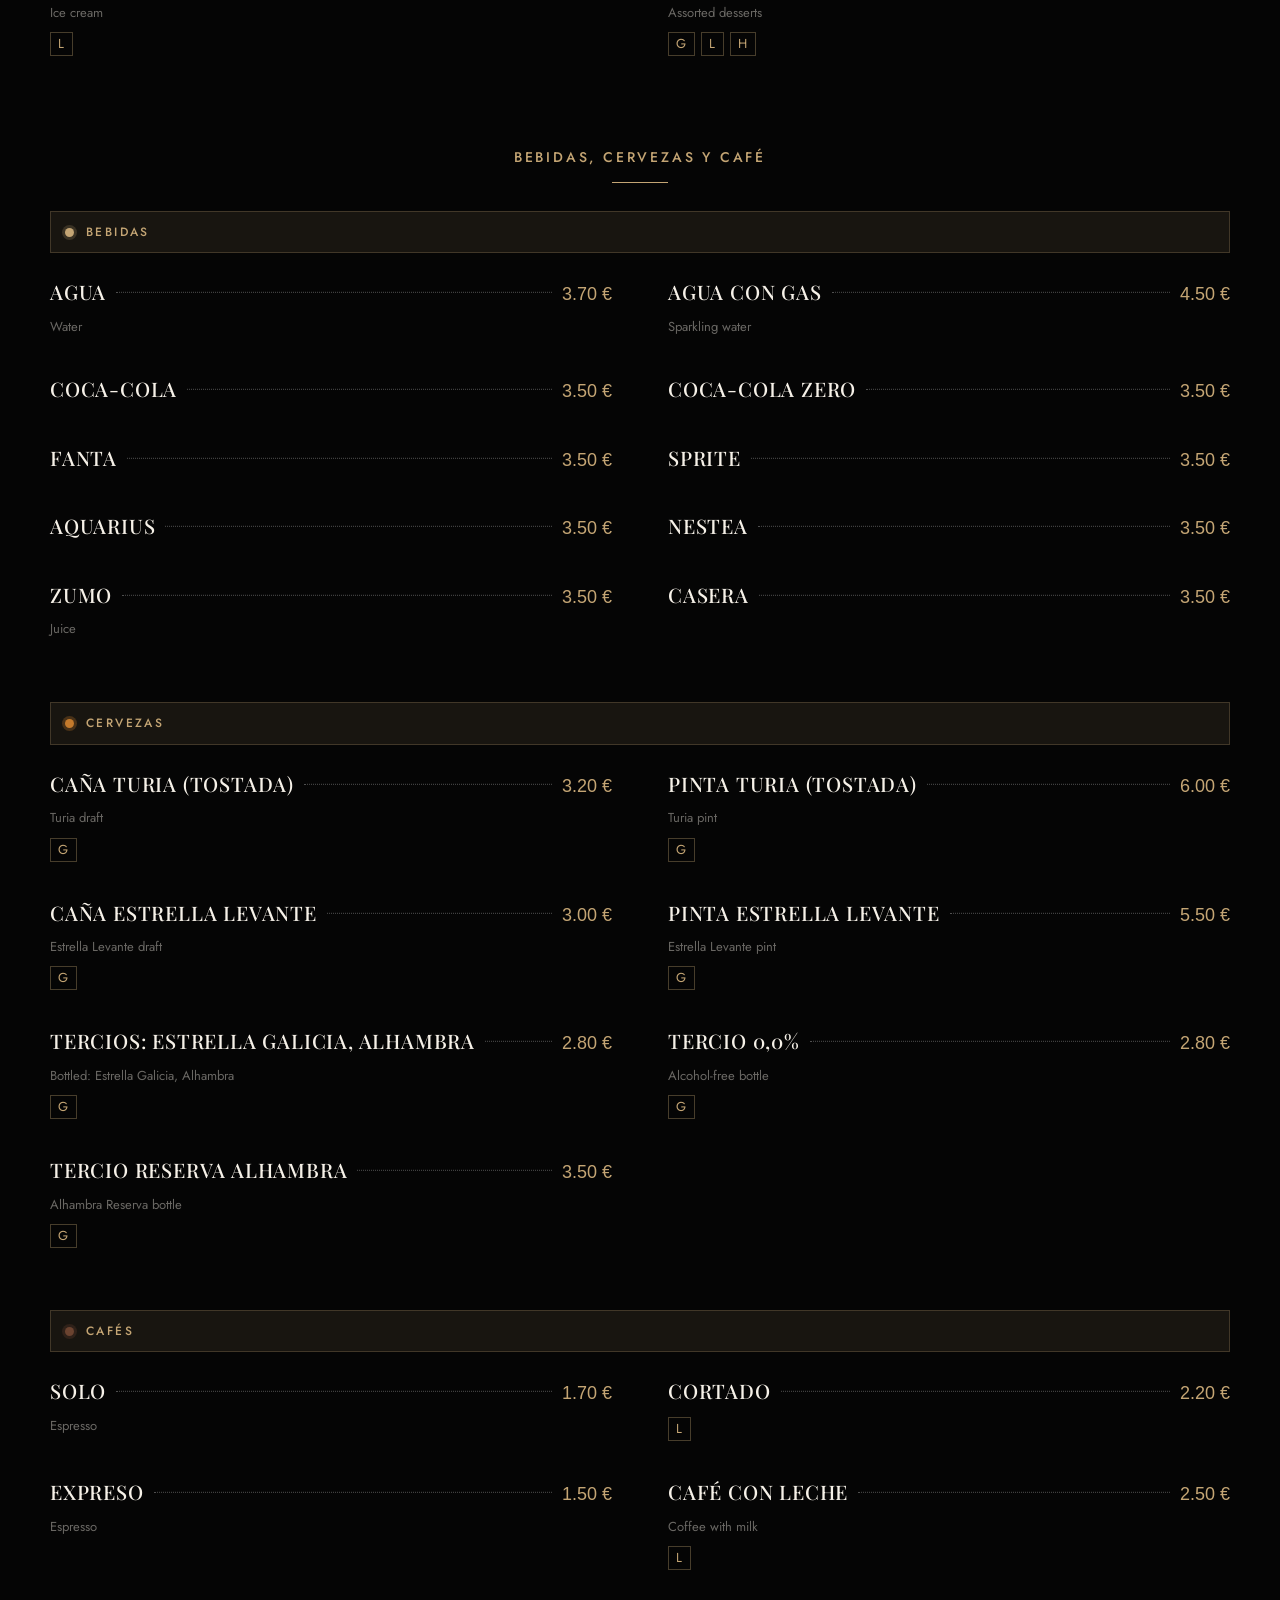
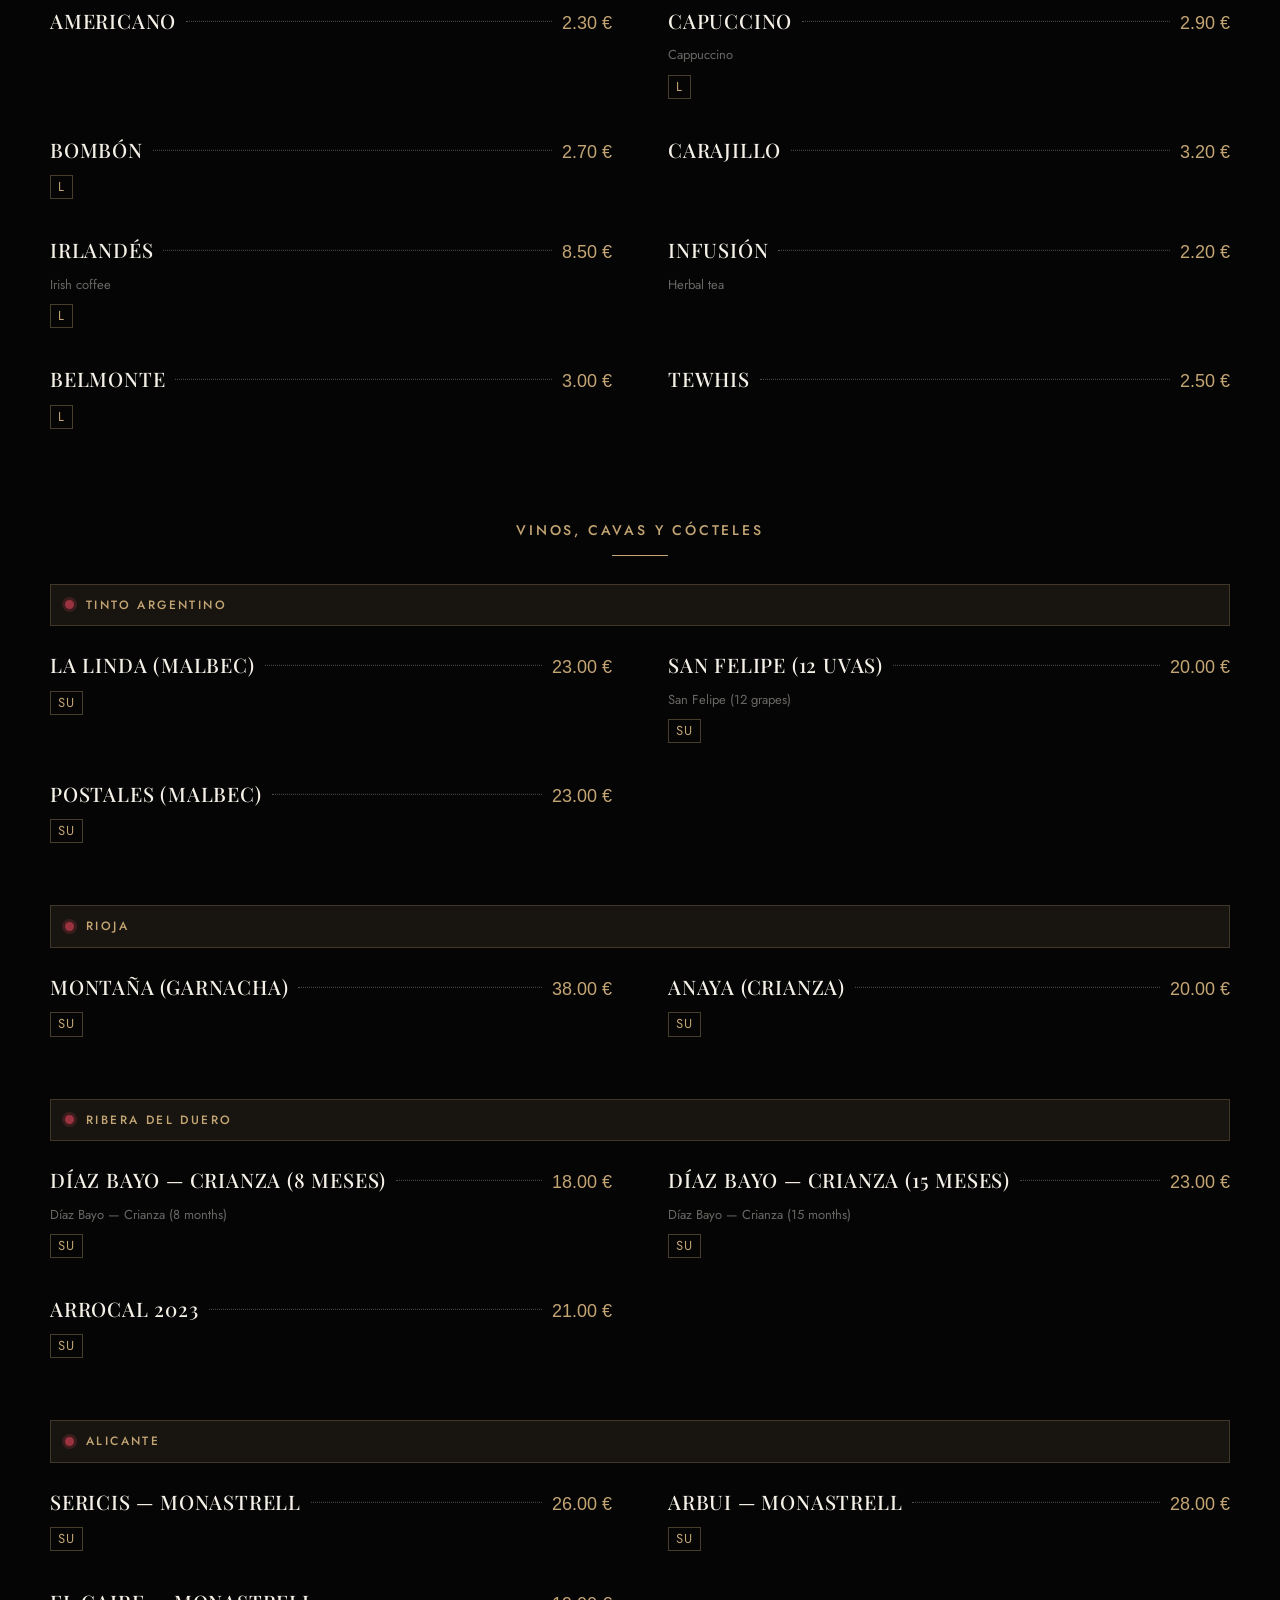
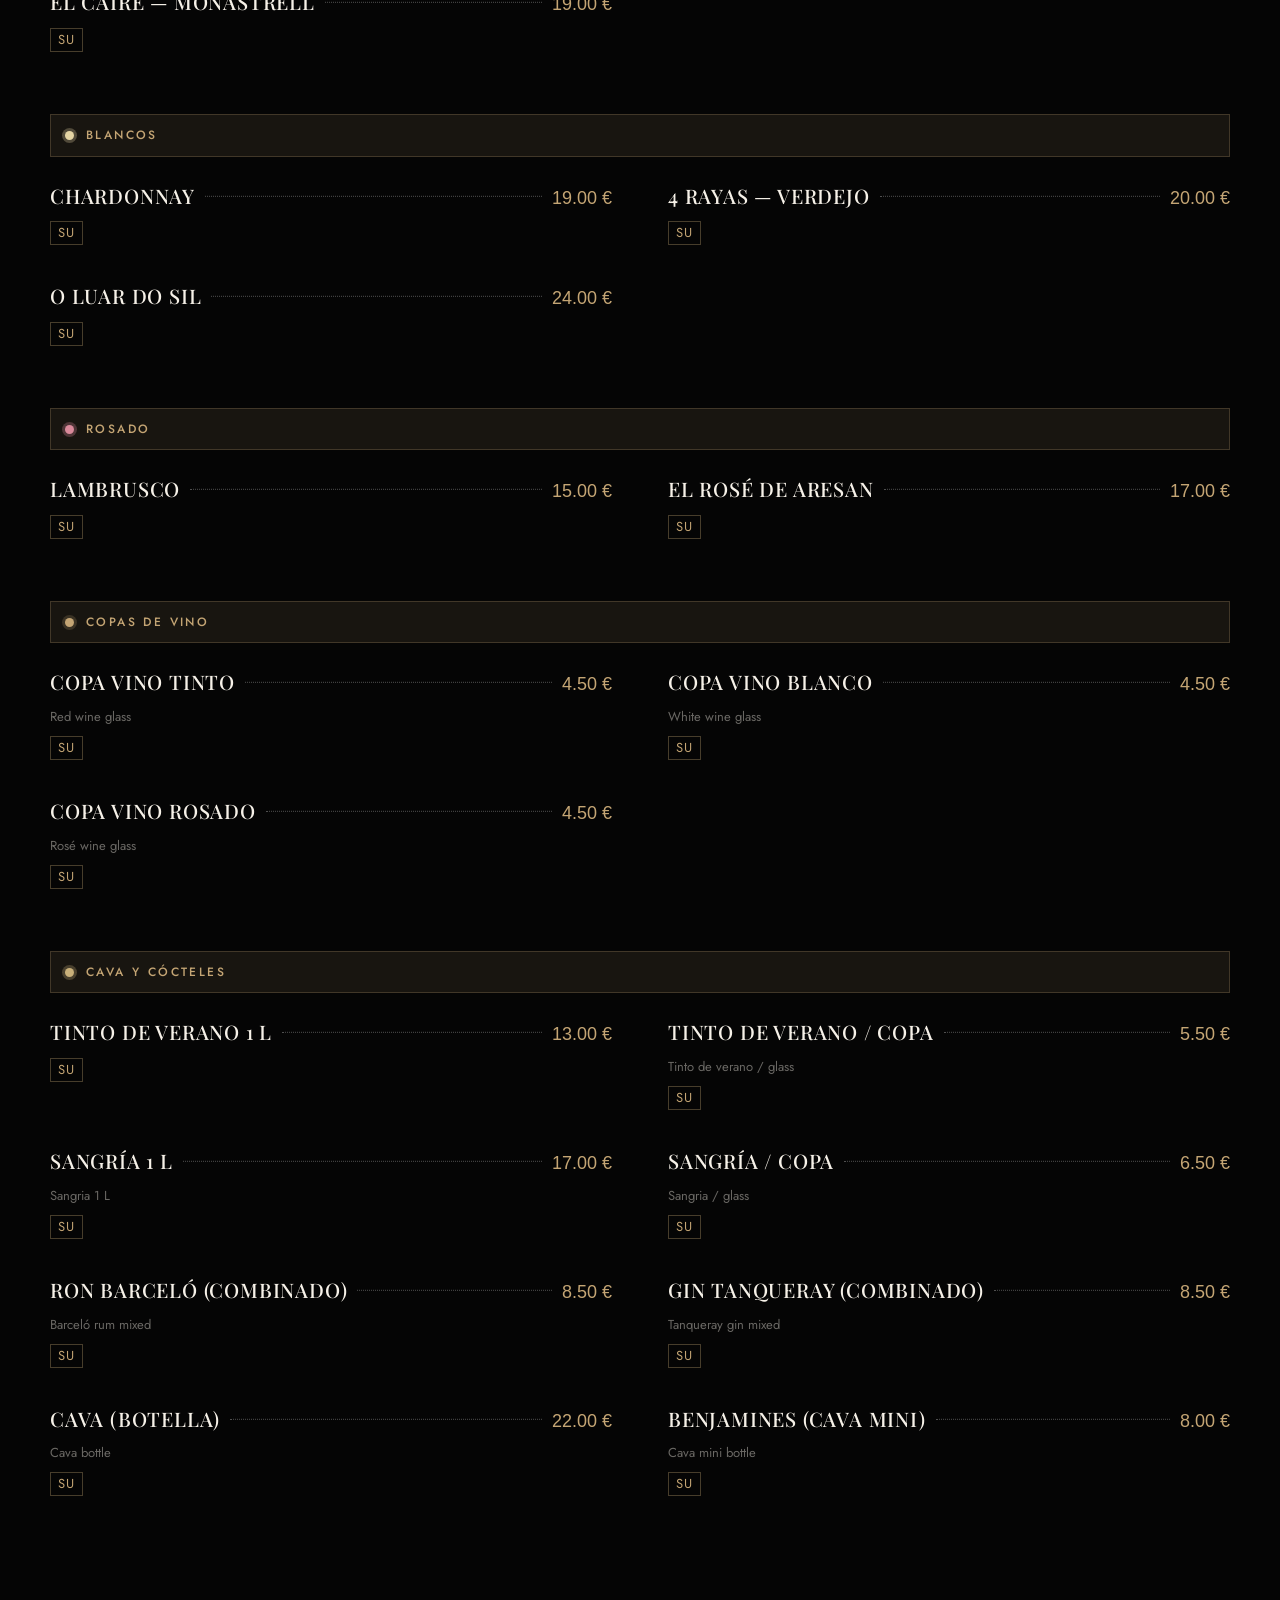
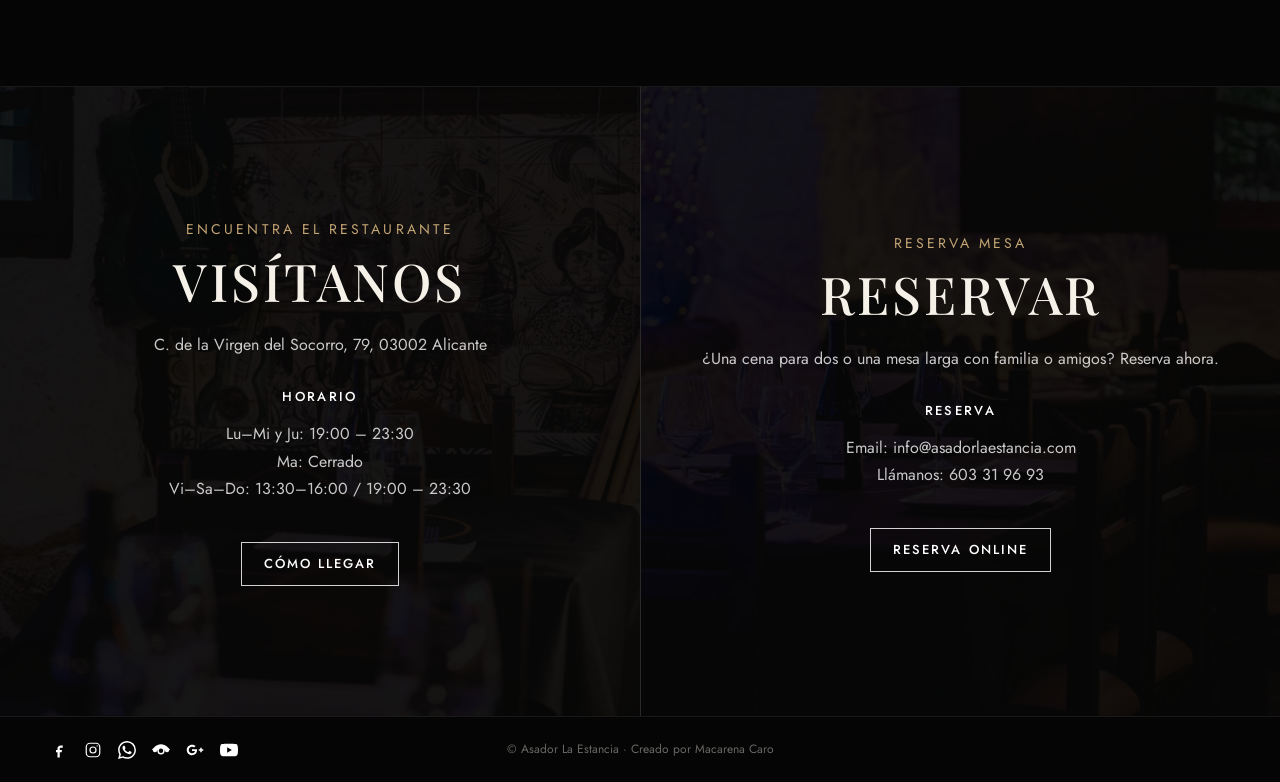
<file: qr.html>
<!DOCTYPE html>
<html lang="es">
<head>
  <meta charset="UTF-8">
  <meta name="viewport" content="width=device-width, initial-scale=1">
  <title>Carta QR · Asador La Estancia</title>
  <meta name="description" content="Carta digital de Asador La Estancia para mesa.">
  <link rel="icon" href="assets/images/brand/icon.png">
  <link rel="preconnect" href="https://fonts.googleapis.com">
  <link rel="preconnect" href="https://fonts.gstatic.com" crossorigin>
  <link href="https://fonts.googleapis.com/css2?family=Jost:wght@300;400;500;600&family=Playfair+Display:ital,wght@0,400;0,500;0,600;0,700;1,400;1,500;1,600&display=swap" rel="stylesheet">
  <link rel="stylesheet" href="css/style.css">
</head>
<body data-page="carta" data-solid="0">
  <a class="skip" href="#contenido">Saltar al contenido</a>
  <header class="site-header is-solid" data-header></header>

  <main id="contenido">
    <section class="menu-page" style="padding-top:180px">
      <div class="container">
        <p class="section-kicker" data-copy="table">Mesa</p>
        <h1 class="section-title" style="margin-bottom:28px" data-copy="h1">Carta</h1>
        <div class="menu-tools">
          <div class="menu-tabs" data-tabs-scroller>
            <button type="button" class="menu-tabs-arrow is-start" data-tabs-prev aria-label="Secciones anteriores">
              <svg viewBox="0 0 24 24" aria-hidden="true"><path d="M14.5 5.5 8 12l6.5 6.5" fill="none" stroke="currentColor" stroke-width="1.5" stroke-linecap="round" stroke-linejoin="round"/></svg>
            </button>
            <div class="tabs" data-tabs></div>
            <button type="button" class="menu-tabs-arrow is-end" data-tabs-next aria-label="Más secciones">
              <svg viewBox="0 0 24 24" aria-hidden="true"><path d="M9.5 5.5 16 12l-6.5 6.5" fill="none" stroke="currentColor" stroke-width="1.5" stroke-linecap="round" stroke-linejoin="round"/></svg>
            </button>
          </div>
        </div>
        <div class="legend">
          <p data-copy="legend"><strong>Alérgenos.</strong> Confirma en sala si viajas con alergia.</p>
          <div class="legend-list" data-legend></div>
        </div>
        <div data-menu></div>
      </div>
    </section>
  </main>

  <footer class="site-footer" data-footer></footer>
  <script src="js/menu.js"></script>
  <script src="js/allergens.js"></script>
  <script src="js/site.js"></script>
</body>
</html>
</file>
<file: css/style.css>
:root {
  --bg: #050505;
  --bg-soft: #0b0b0b;
  --ink: #f6f1e8;
  --muted: rgba(246, 241, 232, 0.68);
  --dim: rgba(246, 241, 232, 0.42);
  --gold: #c4a574;
  --gold-soft: rgba(196, 165, 116, 0.85);
  --line: rgba(255, 255, 255, 0.22);
  --serif: "Playfair Display", "Times New Roman", serif;
  --sans: "Jost", "Helvetica Neue", sans-serif;
  --price: Helvetica, "Helvetica Neue", Arial, sans-serif;
  --header-h: 148px;
  --page-gutter: clamp(28px, 7vw, 48px);
}

*,
*::before,
*::after { box-sizing: border-box; }

html { scroll-behavior: smooth; }

.reveal {

  opacity: 0;
  transform: translateY(40px);
  transition: opacity 0.9s ease, transform 0.95s cubic-bezier(0.22, 1, 0.36, 1);
}

.reveal.is-in {
  opacity: 1;
  transform: none;
}

@keyframes line-wipe {
  0% { transform: scaleX(1); transform-origin: left center; }
  42% { transform: scaleX(0); transform-origin: left center; }
  43% { transform: scaleX(0); transform-origin: right center; }
  100% { transform: scaleX(1); transform-origin: right center; }
}

@media (prefers-reduced-motion: reduce) {
  html { scroll-behavior: auto; }
  .reveal {
    opacity: 1;
    transform: none;
    transition: none;
  }
  .intro-photo img { transform: none; transition: none; }
  .lookbook-track { animation: none; }
  .lookbook-rail { overflow-x: auto; mask-image: none; }
  .tabs { scroll-behavior: auto; }
  .lookbook-set[aria-hidden="true"] { display: none; }
  .header-nav a::after,
  .nav-drawer a::after,
  .intro-more::after,
  .tile .more::after {
    transition: none;
    animation: none !important;
  }
}

html, body {
  margin: 0;
  background: var(--bg);
  color: var(--ink);
  font-family: var(--sans);
  font-weight: 400;
  font-size: 18px;
  line-height: 1.7;
}

img { max-width: 100%; display: block; }
a { color: inherit; text-decoration: none; }
button, input, select, textarea { font: inherit; color: inherit; }
button { cursor: pointer; background: none; border: 0; }

.skip {
  position: absolute;
  left: -999px;
  top: 0;
}

.skip:focus {
  left: 16px;
  top: 16px;
  z-index: 80;
  background: #fff;
  color: #111;
  padding: 8px 12px;
}

.visually-hidden {
  position: absolute;
  width: 1px;
  height: 1px;
  overflow: hidden;
  clip: rect(0 0 0 0);
}

.container {
  width: min(1180px, calc(100% - (var(--page-gutter) * 2)));
  margin: 0 auto;
}

.narrow { width: min(760px, calc(100% - (var(--page-gutter) * 2))); }

/* Header — PatioTime overlay */
.site-header {
  position: absolute;
  inset: 0 0 auto;
  z-index: 40;
  color: #fff;
}

.site-header.is-solid {
  position: fixed;
  background: rgba(5, 5, 5, 0.94);
  backdrop-filter: blur(10px);
  border-bottom: 1px solid rgba(255, 255, 255, 0.06);
}

.header-top {
  display: grid;
  grid-template-columns: 1fr auto 1fr;
  align-items: center;
  gap: 16px;
  padding: 22px 28px 8px;
}

.menu-toggle {
  justify-self: start;
  display: inline-flex;
  align-items: center;
  gap: 10px;
  letter-spacing: 0.22em;
  font-size: 13px;
  text-transform: uppercase;
  color: #fff;
}

.menu-toggle-icon {
  width: 18px;
  height: 10px;
  display: block;
  position: relative;
  flex: 0 0 18px;
}

.menu-toggle-icon::before,
.menu-toggle-icon::after {
  content: "";
  position: absolute;
  left: 0;
  right: 0;
  height: 1px;
  background: #fff;
}

.menu-toggle-icon::before { top: 1px; }
.menu-toggle-icon::after { bottom: 1px; }

.brand {
  display: grid;
  justify-items: center;
  gap: 4px;
}

.brand img,
.brand-logo {
  height: 58px;
  width: auto;
}

.brand-logo-mark { display: none; }

.brand small {
  display: none;
}

.btn-ghost {
  display: inline-flex;
  align-items: center;
  justify-content: center;
  min-height: 44px;
  padding: 0 22px;
  border: 1px solid rgba(255, 255, 255, 0.82);
  color: #fff;
  letter-spacing: 0.16em;
  text-transform: uppercase;
  font-size: 13px;
  font-weight: 500;
  transition: 0.25s ease;
}

.btn-ghost:hover {
  background: #fff;
  color: #111 !important;
}

.header-actions {
  justify-self: end;
  display: flex;
  align-items: center;
  gap: 10px;
}

.header-lang {
  display: inline-flex;
  border: 1px solid rgba(255, 255, 255, 0.82);
}

.header-lang button {
  min-height: 44px;
  padding: 0 12px;
  border: 0;
  letter-spacing: 0.14em;
  text-transform: uppercase;
  font-size: 13px;
  font-weight: 500;
  color: rgba(255, 255, 255, 0.72);
  -webkit-text-fill-color: rgba(255, 255, 255, 0.72);
}

.header-lang button.is-active,
.lang-toggle.header-lang button.is-active {
  color: #111 !important;
  -webkit-text-fill-color: #111 !important;
  background: #fff;
  font-weight: 600;
}

.header-lang button + button {
  border-left: 1px solid rgba(255, 255, 255, 0.35);
}

.header-nav {
  display: flex;
  justify-content: center;
  gap: 28px;

      border-style: solid;
    border-width: 1px 0px 1px 0px;
    border-color: #FFFFFF21;
    padding: 20px 0px 20px 0px;
}

.header-nav a {
  position: relative;
  font-size: 13px;
  letter-spacing: 0.18em;
  text-transform: uppercase;
  color: rgba(255, 255, 255, 0.86);
}

.header-nav a::after {
  content: "";
  position: absolute;
  left: 0;
  right: 0;
  bottom: -8px;
  height: 1px;
  background: var(--gold);
  transform: scaleX(0);
  transform-origin: right center;
  transition: transform 0.45s cubic-bezier(0.22, 1, 0.36, 1);
}

.header-nav a:hover { color: #fff; }

.header-nav a:hover::after {
  transform: scaleX(1);
  transform-origin: left center;
}

.header-nav a.is-active {
  color: #fff;
}

.header-nav a.is-active::after {
  transform: scaleX(1);
  transform-origin: left center;
}

.header-nav a.is-active:hover::after {
  animation: line-wipe 0.7s cubic-bezier(0.22, 1, 0.36, 1);
}

.nav-drawer a.is-active {
  color: var(--gold);
}

.nav-drawer {
  position: fixed;
  inset: 0;
  background-color: #050505;
  background-image:
    linear-gradient(rgba(5, 5, 5, 0.72), rgba(5, 5, 5, 0.72)),
    url("../assets/images/intro5.jpg");
  background-position: center;
  background-size: cover;
  background-repeat: no-repeat;
  z-index: 50;
  display: none;
  align-items: center;
  justify-content: center;
  text-align: center;
}

.nav-drawer.is-open { display: flex; }

.nav-drawer nav {
  display: grid;
  gap: 18px;
}

.nav-drawer a {
  position: relative;
  display: inline-block;
  justify-self: center;
  font-family: var(--serif);
  font-size: clamp(28px, 5vw, 42px);
  font-style: italic;
}

.nav-drawer a::after {
  content: "";
  position: absolute;
  left: 0;
  right: 0;
  bottom: -4px;
  height: 1px;
  background: var(--gold);
  transform: scaleX(0);
  transform-origin: right center;
  transition: transform 0.45s cubic-bezier(0.22, 1, 0.36, 1);
}

.nav-drawer a:hover::after,
.nav-drawer a.is-active::after {
  transform: scaleX(1);
  transform-origin: left center;
}

.nav-drawer a.is-active:hover::after {
  animation: line-wipe 0.7s cubic-bezier(0.22, 1, 0.36, 1);
}

.nav-drawer .close {
  position: absolute;
  top: 28px;
  right: 32px;
  letter-spacing: 0.18em;
  text-transform: uppercase;
  font-size: 13px;
}

/* Hero */
.hero {
  position: relative;
  min-height: 100vh;
  display: grid;
  place-items: center;
  text-align: center;
  overflow: hidden;
  background: #000;
}

.hero-slides {
  position: absolute;
  inset: 0;
  background: #000 url("../assets/images/feast.jpg") center / cover no-repeat;
}

.hero img.hero-bg,
.page-hero img.hero-bg {
  position: absolute;
  inset: 0;
  width: 100%;
  height: 100%;
  object-fit: cover;
  filter: brightness(0.42) saturate(0.92);
}

body[data-page="contacto"] .page-hero img.hero-bg {
  filter: grayscale(1) brightness(0.42);
}

.hero-slides .hero-bg {
  opacity: 0;
  transform: scale(1);
  transition: opacity 1.1s ease;
}

.hero-slides .hero-bg.is-active {
  opacity: 1;
  animation: hero-zoom 5s linear forwards;
}

@keyframes hero-zoom {
  from { transform: scale(1.22); }
  to { transform: scale(1); }
}

@media (prefers-reduced-motion: reduce) {
  .hero-slides .hero-bg.is-active { animation: none; transform: scale(1); }
}

.hero-content,
.page-hero-content {
  position: relative;
  z-index: 2;
  width: min(980px, calc(100% - (var(--page-gutter) * 2)));
  padding: 170px 0 72px;
}

.hero-welcome {
  margin: 0 0 10px;
  font-family: var(--serif);
  font-style: italic;
  font-weight: 400;
  font-size: clamp(20px, 3vw, 32px);
  letter-spacing: 0.04em;
  color: rgba(246, 241, 232, 0.82);
}

.hero h1,
.page-hero h1 {
  margin: 0 0 28px;
  font-family: var(--serif);
  font-weight: 500;
  font-size: clamp(48px, 8vw, 96px);
  line-height: 0.92;
  letter-spacing: 0.02em;
}

.hero-actions {
  display: flex;
  flex-wrap: wrap;
  justify-content: center;
  gap: 12px;
}

.hero-note {
  display: flex;
  align-items: center;
  justify-content: center;
  gap: 18px;
  margin: 42px 0 0;
  letter-spacing: 0.16em;
  text-transform: uppercase;
  font-size: 14px;
  color: rgba(255, 255, 255, 0.78);
}

.hero-note::before,
.hero-note::after {
  content: "";
  width: 72px;
  height: 1px;
  background: rgba(255, 255, 255, 0.35);
}

.page-hero {
  position: relative;
  min-height: 46vh;
  display: grid;
  place-items: center;
  text-align: center;
  overflow: hidden;
  background: #000;
}

.page-hero p {
  margin: 0;
  color: rgba(255, 255, 255, 0.78);
}

/* Intro — 3 columns like PatioTime About */
.intro {
  padding: 96px var(--page-gutter);
  background: var(--bg);
}

.intro-grid {
  width: min(1180px, 100%);
  margin: 0 auto;
  display: grid;
  grid-template-columns: minmax(0, 1fr) minmax(260px, 1.15fr) minmax(0, 1fr);
  gap: 28px;
  align-items: stretch;
  min-height: 640px;
}

.intro-photo {
  margin: 0;
  overflow: hidden;
  background: #111;
  height: 100%;
}

.intro-photo img {
  width: 100%;
  height: 100%;
  object-fit: cover;
  display: block;
  transform: scale(1.08);
  transition: transform 1.6s cubic-bezier(0.22, 1, 0.36, 1);
}

.intro-photo.reveal.is-in img,
.intro-photo:not(.reveal) img {
  transform: none;
}

.intro-photo-tall { min-height: 640px; }
.intro-photo-tall img { object-position: 50% 18%; }

.intro-stack {
  display: grid;
  grid-template-rows: 1fr 1fr;
  gap: 28px;
  height: 100%;
}

.intro-stack .intro-photo { min-height: 0; }

.intro-copy {
  display: grid;
  place-content: center;
  justify-items: center;
  text-align: center;
  padding: 36px 8px;
}

.intro-more {
  position: relative;
  display: inline-block;
  margin-top: 28px;
  letter-spacing: 0.16em;
  text-transform: uppercase;
  font-size: 13px;
  padding-bottom: 4px;
  color: #fff;
  transition: color 0.25s ease;
}

.intro-more::after {
  content: "";
  position: absolute;
  left: 0;
  right: 0;
  bottom: 0;
  height: 1px;
  background: var(--gold);
  transform: scaleX(1);
  transform-origin: left center;
}

.intro-more:hover { color: var(--gold); }

.intro-more:hover::after {
  animation: line-wipe 0.7s cubic-bezier(0.22, 1, 0.36, 1);
}

.gold-icon {
  width: 54px;
  height: 54px;
  margin: 0 auto 28px;
  border: 1px solid var(--gold);
  border-radius: 50%;
  display: grid;
  place-items: center;
  color: var(--gold);
}

.gold-icon svg { width: 22px; height: 22px; }

.intro h2,
.quote-block h2 {
  margin: 0 auto 22px;
  max-width: 820px;
  font-family: var(--serif);
  font-style: italic;
  font-weight: 500;
  font-size: clamp(26px, 3.4vw, 40px);
  line-height: 1.28;
}

.cta-band h2 {
  margin: 0 auto;
  max-width: 920px;
  font-family: var(--serif);
  font-style: italic;
  font-weight: 500;
  font-size: clamp(32px, 5.2vw, 58px);
  line-height: 1.22;
}

.intro-copy h2 {
  max-width: 420px;
  font-size: clamp(28px, 3vw, 34px);
}

.intro p,
.quote-block p {
  margin: 0 auto;
  max-width: 680px;
  color: var(--muted);
}
.quote-header{
  font-size: 100px;
  line-height: 0px;
  color: var(--gold);
}

.intro-copy p:not(.section-kicker) {
  max-width: 380px;
}

/* Lookbook — infinite product reel */
.lookbook {
  padding: 36px 0 20px;
  text-align: center;
  overflow: hidden;
}

.lookbook .section-kicker { margin-bottom: 28px; }

.lookbook-rail {
  overflow: hidden;
  mask-image: linear-gradient(90deg, transparent, #000 6%, #000 94%, transparent);
}

.lookbook-track {
  display: flex;
  width: max-content;
  animation: lookbook-scroll 55s linear infinite;
}

.lookbook-rail:hover .lookbook-track,
.lookbook-rail:focus-within .lookbook-track {
  animation-play-state: paused;
}

.lookbook-set {
  display: flex;
  gap: 12px;
  padding-right: 12px;
}

.lookbook-item {
  position: relative;
  flex: 0 0 auto;
  width: 500px;
  height: 50vh;
  overflow: hidden;
  background: #111;
}

.lookbook-item.is-wide { width: 400px; }

.lookbook-item img {
  width: 100%;
  height: 100%;
  object-fit: cover;
  display: block;
  transform: scale(1.04);
  transition: transform 0.8s cubic-bezier(0.22, 1, 0.36, 1);
}

.lookbook-item:hover img { transform: scale(1.12); }

.lookbook-more { margin-top: 28px; padding-inline: var(--page-gutter); }

@keyframes lookbook-scroll {
  from { transform: translateX(0); }
  to { transform: translateX(-50%); }
}

/* Featured menus */
.featured {
  padding: 92px var(--page-gutter) 40px;
  background: var(--bg);
}

.section-kicker {
  display: flex;
  align-items: center;
  justify-content: center;
  gap: 14px;
  margin: 0 0 10px;
  text-align: center;
  letter-spacing: 0.22em;
  text-transform: uppercase;
  font-size: 14px;
  color: var(--gold) !important;
}

.section-kicker::before,
.section-kicker::after {
  content: "";
  flex: 1;
  max-width: 48px;
  height: 1px;
  background: var(--gold);
}

.intro-copy .section-kicker{
    padding-bottom: 30px;
}

.section-title {
  margin: 0 0 48px;
  text-align: center;
  font-family: var(--serif);
  font-weight: 500;
  font-size: clamp(34px, 5vw, 56px);
  color: var(--ink);
}

.menu-split {
  display: grid;
  grid-template-columns: 1fr minmax(220px, 0.82fr) 1fr;
  gap: 40px 48px;
  align-items: stretch;
}

.menu-visual {
  position: relative;
  margin: 0;
  min-height: 560px;
  height: 100%;
  overflow: hidden;
  background: #111;
  border-radius: 280px;
}

.menu-visual::after {
  content: "";
  position: absolute;
  inset: 12px;
  border: 1px solid var(--gold);
  border-radius: inherit;
  pointer-events: none;
  z-index: 2;
}

.menu-visual img {
  width: 100%;
  height: 100%;
  object-fit: cover;
  display: block;
}

.menu-col h2 {
  display: flex;
  align-items: center;
  justify-content: center;
  gap: 14px;
  margin: 0 0 28px;
  text-align: center;
  letter-spacing: 0.2em;
  text-transform: uppercase;
  font-size: 25px;
  font-weight: 500;
  color: var(--gold);
  padding-top: 20px;
  padding-bottom: 20px;
  border-bottom: solid 1px;
  border-top: solid 1px;
}



.menu-item {
  margin: 0 0 26px;
}

.menu-item header {
  display: flex;
  align-items: baseline;
  gap: 10px;
  width: 100%;
}

.menu-item header::after {
  content: "";
  order: 2;
  flex: 1 1 auto;
  min-width: 18px;
  border-bottom: 1px dotted rgba(255, 255, 255, 0.3);
  transform: translateY(-0.4em);
}

.menu-item h4,
.menu-item .name {
  order: 1;
  flex: 0 1 auto;
  margin: 0;
  font-family: var(--serif);
  font-size: 20px;
  font-weight: 500;
  letter-spacing: 0.04em;
  text-transform: uppercase;
}

.price,
.menu-item .price {
  font-family: var(--price);
}

.menu-item .price {
  order: 3;
  flex: 0 0 auto;
  margin-left: auto;
  color: var(--gold);
  font-size: 18px;
  white-space: nowrap;
}

.menu-item p,
.menu-item .desc {
  margin: 6px 0 0;
  color: var(--muted);
  font-size: 14.5px;
}

.menu-item .en {
  color: var(--dim);
  font-size: 13px;
}

.allergens {
  display: flex;
  flex-wrap: wrap;
  gap: 6px;
  margin-top: 8px;
}

.chip {
  display: inline-flex;
  align-items: center;
  min-height: 22px;
  padding: 0 7px;
  border: 1px solid rgba(196, 165, 116, 0.35);
  color: var(--gold);
  font-size: 13px;
  letter-spacing: 0.08em;
  text-transform: uppercase;
}

/* CTA band */
.cta-band {
  position: relative;
  min-height: 520px;
  margin-top: 40px;
  display: grid;
  place-items: center;
  text-align: center;
  overflow: hidden;
}

.cta-band > img,
.cta-menu-hero > img {
  position: absolute;
  inset: 0;
  width: 100%;
  height: 100%;
  object-fit: cover;
  filter: brightness(0.32);
}

.cta-band2 > img{
filter: brightness(0.7);
}

.cta-band .inner { position: relative; z-index: 1; padding: 80px var(--page-gutter); }

.inner p{padding-top: 40px;

}

.cta-band p {
  margin: 0 0 28px;
  color: rgba(255, 255, 255, 0.78);
}

.cta-menu {
  overflow: visible;
  display: block;
  min-height: 0;
  background: #000;
  padding-bottom: 56px;
}

.cta-menu-hero {
  position: relative;
  min-height: 420px;
  display: grid;
  place-items: center;
  overflow: hidden;
  text-align: center;
  width: 100%;
}

.cta-menu-hero img {
  position: absolute;
  inset: 0;
  width: 100%;
  height: 100%;
  object-fit: cover;
  filter: brightness(0.32);
}

.cta-menu .inner {
  position: relative;
  z-index: 1;
  padding: 88px var(--page-gutter) 160px;
}

.cta-cards {
  display: flex;
  justify-content: center;
  gap: 40px;
  width: min(1080px, calc(100% - (var(--page-gutter) * 2)));
  margin: -130px auto 36px;
  position: relative;
  z-index: 2;
}

.cta-card {
  position: relative;
  flex: 1 1 0;
  aspect-ratio: 3 / 4;
  max-width: 240px;
  overflow: hidden;
  color: #fff;
  border-radius: 5px;
}

.cta-card::after {
  content: "";
  position: absolute;
  inset: 12px;
  border: 1px solid var(--gold);
  pointer-events: none;
  z-index: 2;
  border-radius: 5px;
}

.cta-card img {
  width: 100%;
  height: 100%;
  object-fit: cover;
  display: block;
  filter: brightness(0.45);
  transform: scale(1.04);
  transition: transform 0.8s cubic-bezier(0.22, 1, 0.36, 1), filter 0.35s ease;
}

.cta-card:hover img {
  transform: scale(1.1);
  filter: brightness(0.35);
}

.cta-card span {
  position: absolute;
  inset: 0;
  display: grid;
  place-items: center;
  padding: 16px;
  text-align: center;
  letter-spacing: 0.16em;
  text-transform: uppercase;
  font-size: clamp(13px, 1.3vw, 16px);
  font-weight: 500;
}

.cta-actions {
  display: flex;
  flex-wrap: wrap;
  justify-content: center;
  gap: 14px;
  padding: 8px var(--page-gutter) 0;
}

/* Feature mosaic */
.book-bar {
  background: #000;
  text-align: center;
  padding: 28px 16px 8px;
}

.mosaic {
  display: grid;
  grid-template-columns: 1.1fr 1.35fr 1fr 1fr;
  grid-template-rows: 240px 240px;
  gap: 8px;
  padding: 8px;
}

.tile {
  position: relative;
  overflow: hidden;
  background: #000;
  display: grid;
  place-items: end start;
  min-height: 220px;
}

.tile img {
  position: absolute;
  inset: 0;
  width: 100%;
  height: 100%;
  object-fit: cover;
  transition: transform 0.6s ease;
}

.tile:hover img { transform: scale(1.06); }

.tile.tall { grid-row: 1 / span 2; }

.tile.dark {
  place-items: center;
  text-align: center;
  padding: 28px;
}

.tile .copy {
  position: relative;
  z-index: 1;
  padding: 24px;
}

.tile.photo .copy {
  background: linear-gradient(transparent, rgba(0, 0, 0, 0.72));
  width: 100%;
}

.tile small {
  display: block;
  margin-bottom: 8px;
  letter-spacing: 0.2em;
  text-transform: uppercase;
  font-size: 13px;
  color: var(--gold);
}

.tile h3 {
  margin: 0 0 10px;
  font-family: var(--serif);
  font-weight: 500;
  font-size: clamp(26px, 3vw, 36px);
}

.tile .more {
  position: relative;
  display: inline-block;
  letter-spacing: 0.16em;
  text-transform: uppercase;
  font-size: 13px;
  padding-bottom: 3px;
}

.tile .more::after {
  content: "";
  position: absolute;
  left: 0;
  right: 0;
  bottom: 0;
  height: 1px;
  background: rgba(255, 255, 255, 0.45);
  transform: scaleX(1);
  transform-origin: left center;
}

.tile:hover .more::after {
  background: var(--gold);
  animation: line-wipe 0.7s cubic-bezier(0.22, 1, 0.36, 1);
}

/* Awards */
.awards {
  padding: 96px var(--page-gutter);
  background: var(--bg);
}

.featured .container,
.awards .container {
  width: min(1180px, 100%);
}

.award-grid {
  display: grid;
  grid-template-columns: repeat(4, 2fr);
  gap: 20px;
}

.award-card {
  border: 1px solid var(--line);
  min-height: 210px;
  padding: 28px 20px;
  text-align: center;
  display: grid;
  align-content: top;
  justify-items: center;
  gap: 10px;
}

.award-card img {
  height: 150px;
  width: auto;
  object-fit: contain;
  overflow: hidden;
  border-radius: 10px;
}

.award-mark {
  width: 150px;
  height: 150px;
  border: 1px solid var(--gold);
  border-radius: 50%;
  display: grid;
  place-items: center;
  color: var(--gold);
  letter-spacing: 0.08em;
  text-transform: uppercase;
  font-size: 13px;
  overflow: hidden;
}

.alicante10{
  background-color: white;
  padding: 15px;
}

.award-card strong {
  font-family: var(--serif);
  font-size: 20px;
  font-weight: 500;
}

.award-card span { color: var(--muted); font-size: 14px; }

.award-elfsight {
  width: 102px;
  height: 102px;
  overflow: hidden;
  position: relative;
  border-radius: 50%;
  flex-shrink: 0;
}

.award-elfsight > [class*="elfsight-app"] {
  position: absolute;
  left: 5px;
  top: 0;
  min-width: 94px;
}

.awardLogo{
  width: 100%;
  height: 150px;
  display: flex;
  flex-direction: row;
  justify-content: center;
  align-items: center;

}

.events {
  padding: 110px var(--page-gutter) 120px;
  background: #000;
}

.events-grid {
  width: min(1180px, 100%);
  margin: 0 auto;
  display: grid;
  grid-template-columns: 1.05fr 0.95fr;
  gap: 72px;
  align-items: center;
}

.events-photos {
  position: relative;
  min-height: 600px;
}

.events-photo {
  margin: 0;
  overflow: hidden;
  background: #111;
  border-radius: 5px;
}

.events-photo::after {
  content: "";
  position: absolute;
  inset: 0;
  pointer-events: none;
}

.events-photo img,
.events-photo video {
  width: 100%;
  height: 100%;
  object-fit: cover;
  display: block;
}

.events-photo-back {
  position: absolute;
  left: 0;
  top: 0;
  width: 54%;
  height: 90%;
}

.events-photo-front {
  position: absolute;
  right: 4%;
  bottom: 0;
  width: 58%;
  height: 78%;
  z-index: 1;
}

.events-copy {
  text-align: left;
  padding: 12px 0;
}

.events .section-kicker {
  justify-content: flex-start;
  margin-bottom: 16px;
}


.events-heading {
  position: relative;
  margin: 0 0 28px;
  padding-right: 110px;
}

.events-heading h2 {
  margin: 0;
  max-width: 10ch;
  font-family: var(--serif);
  font-weight: 500;
  font-size: clamp(36px, 4.6vw, 56px);
  line-height: 1.05;
  letter-spacing: 0.04em;
}

.events-logo {
  position: absolute;
  right: 0;
  top: -8px;
  width: 120px;
  height: 120px;
  object-fit: contain;
}

.events-copy > p {
  margin: 0 0 22px;
  max-width: 46ch;
  color: var(--muted);
}

.events-list {
  list-style: none;
  margin: 0 0 32px;
  padding: 0;
  display: grid;
  gap: 10px;
}

.events-list li {
  position: relative;
  padding-left: 22px;
  letter-spacing: 0.12em;
  text-transform: uppercase;
  font-size: 13px;
  color: #fff;
}

.events-list li::before {
  content: "";
  position: absolute;
  left: 0;
  top: 0.65em;
  width: 10px;
  height: 1px;
  background: var(--gold);
}

/* Quote */
.quote-block {
  padding: 90px var(--page-gutter);
  text-align: center;
  background: #000;
}

.quote-block cite {
  display: block;
  margin-top: 18px;
  letter-spacing: 0.2em;
  text-transform: uppercase;
  font-size: 13px;
  font-style: normal;
  color: var(--gold);
}

/* Gallery page */
.gallery-grid {
  display: grid;
  grid-template-columns: repeat(3, 1fr);
  gap: 8px;
  padding: 8px;
}

.gallery-grid a,
.gallery-grid figure {
  margin: 0;
  overflow: hidden;
}

.gallery-grid img {
  width: 100%;
  height: 320px;
  object-fit: cover;
  transition: transform 0.5s ease;
}

.gallery-grid a:hover img { transform: scale(1.05); }

.gallery-grid .wide { grid-column: span 2; }
.gallery-grid .wide img { height: 420px; }

.gallery-page {
  padding: 36px 0 100px;
  scroll-margin-top: var(--header-h);
}

.gallery-block {
  margin: 0 0 72px;
  scroll-margin-top: calc(var(--header-h) + var(--tabs-h, 64px) + 12px);
  transition: opacity 0.45s ease, transform 0.45s ease;
}

.gallery-block-head {
  display: flex;
  align-items: baseline;
  gap: 18px;
  margin: 0 0 22px;
}

.gallery-block-head p {
  margin: 0;
  color: var(--gold);
  letter-spacing: 0.2em;
  font-size: 13px;
  font-weight: 500;
}

.gallery-block-head h2 {
  margin: 0;
  font-family: var(--serif);
  font-size: clamp(28px, 4vw, 44px);
  font-weight: 500;
}

.gallery-board {
  display: grid;
  grid-template-columns: repeat(12, 1fr);
  gap: 10px;
}

.gallery-card {
  grid-column: span 4;
  position: relative;
  display: block;
  margin: 0;
  padding: 0;
  border: 0;
  overflow: hidden;
  background: #111;
  cursor: zoom-in;
}

.gallery-card.is-wide { grid-column: span 8; }

.gallery-card img {
  width: 100%;
  height: 360px;
  object-fit: cover;
  display: block;
  transition: transform 0.7s cubic-bezier(0.22, 1, 0.36, 1), filter 0.4s ease;
}

.gallery-card.is-wide img { height: 460px; }

.gallery-card:hover img,
.gallery-card:focus-visible img {
  transform: scale(1.06);
  filter: brightness(0.7);
}

.gallery-card-meta {
  position: absolute;
  inset: auto 0 0;
  padding: 32px 18px 16px;
  background: linear-gradient(transparent, rgba(0, 0, 0, 0.8));
  color: #fff;
  letter-spacing: 0.14em;
  text-transform: uppercase;
  font-size: 12px;
  text-align: left;
  opacity: 0;
  transform: translateY(10px);
  transition: opacity 0.35s ease, transform 0.35s ease;
}

.gallery-card:hover .gallery-card-meta,
.gallery-card:focus-visible .gallery-card-meta {
  opacity: 1;
  transform: none;
}

body.is-lite-open { overflow: hidden; }

.gallery-lite {
  position: fixed;
  inset: 0;
  z-index: 80;
  display: grid;
  grid-template-columns: auto minmax(0, 1fr) auto;
  align-items: center;
  gap: 8px;
  padding: 28px 20px;
  background: rgba(5, 5, 5, 0.94);
  backdrop-filter: blur(10px);
}

.gallery-lite[hidden] { display: none; }

.gallery-lite-stage {
  margin: 0;
  min-width: 0;
  text-align: center;
}

.gallery-lite-stage img {
  max-width: min(1120px, 100%);
  max-height: 78vh;
  width: auto;
  height: auto;
  object-fit: contain;
  margin: 0 auto;
}

.gallery-lite-stage figcaption {
  margin: 16px 0 0;
  color: var(--gold);
  letter-spacing: 0.18em;
  text-transform: uppercase;
  font-size: 12px;
}

.gallery-lite-close,
.gallery-lite-nav {
  width: 46px;
  height: 46px;
  border-radius: 50%;
  border: 1px solid rgba(255, 255, 255, 0.28);
  background: rgba(12, 12, 12, 0.88);
  color: var(--gold);
  position: relative;
}

.gallery-lite-close {
  position: absolute;
  top: 18px;
  right: 18px;
}

.gallery-lite-close::before,
.gallery-lite-close::after {
  content: "";
  position: absolute;
  left: 12px;
  right: 12px;
  top: 50%;
  height: 1px;
  background: currentColor;
}

.gallery-lite-close::before { transform: rotate(45deg); }
.gallery-lite-close::after { transform: rotate(-45deg); }

.gallery-lite-nav::before {
  content: "";
  display: block;
  width: 10px;
  height: 10px;
  margin: 0 auto;
  border-left: 1.5px solid currentColor;
  border-bottom: 1.5px solid currentColor;
}

.gallery-lite-nav.is-prev::before { transform: rotate(45deg); }
.gallery-lite-nav.is-next::before { transform: rotate(-135deg); }

.gallery-lite-close:hover,
.gallery-lite-nav:hover,
.gallery-lite-close:focus-visible,
.gallery-lite-nav:focus-visible {
  background: #fff;
  color: #111;
  border-color: #fff;
}

/* Menu page */
.menu-page {
  padding: 56px 0 100px;
  scroll-margin-top: var(--header-h);
}

[data-menu],
[data-menu].reveal {
  opacity: 1 !important;
  transform: none !important;
}

.menu-tools {
  position: sticky;
  top: var(--header-h);
  z-index: 25;
  display: flex;
  justify-content: space-between;
  gap: 16px;
  align-items: center;
  margin: 0 -8px 28px;
  padding: 10px 8px 12px;
  background: var(--bg);
  border-bottom: 1px solid rgba(255, 255, 255, 0.08);
  box-shadow: 0 16px 24px -20px rgba(0, 0, 0, 0.8);
}

.menu-tabs {
  position: relative;
  min-width: 0;
  width: 100%;
}

.tabs {
  display: flex;
  gap: 8px;
  overflow-x: auto;
  overflow-y: hidden;
  flex-wrap: nowrap;
  padding: 2px 2px 4px;
  scrollbar-width: none;
  -ms-overflow-style: none;
  overscroll-behavior-x: contain;
  touch-action: pan-x;
  scroll-behavior: smooth;
  mask-image: linear-gradient(90deg, #000, #000);
  -webkit-mask-image: linear-gradient(90deg, #000, #000);
}

.tabs::-webkit-scrollbar { display: none; }

.menu-tabs[data-overflow-start] .tabs {
  mask-image: linear-gradient(90deg, transparent, #000 36px, #000 100%);
  -webkit-mask-image: linear-gradient(90deg, transparent, #000 36px, #000 100%);
}

.menu-tabs[data-overflow-end] .tabs {
  mask-image: linear-gradient(90deg, #000 0, #000 calc(100% - 36px), transparent);
  -webkit-mask-image: linear-gradient(90deg, #000 0, #000 calc(100% - 36px), transparent);
}

.menu-tabs[data-overflow-start][data-overflow-end] .tabs {
  mask-image: linear-gradient(90deg, transparent, #000 36px, #000 calc(100% - 36px), transparent);
  -webkit-mask-image: linear-gradient(90deg, transparent, #000 36px, #000 calc(100% - 36px), transparent);
}

.tabs button,
.lang-toggle button {
  border: 1px solid var(--line);
  min-height: 38px;
  padding: 0 14px;
  letter-spacing: 0.12em;
  text-transform: uppercase;
  font-size: 13px;
  color: var(--muted);
  flex: 0 0 auto;
  white-space: nowrap;
}

.tabs button.is-active,
.lang-toggle:not(.header-lang) button.is-active {
  border-color: #fff;
  color: #fff;
}

.menu-tabs-arrow {
  position: absolute;
  top: 50%;
  z-index: 2;
  display: grid;
  place-items: center;
  width: 34px;
  height: 34px;
  border-radius: 50%;
  border: 1px solid rgba(255, 255, 255, 0.28);
  background: rgba(12, 12, 12, 0.94);
  color: var(--gold);
  transform: translateY(-50%);
  opacity: 0;
  pointer-events: none;
  transition: opacity 0.2s ease, background 0.2s ease, color 0.2s ease, border-color 0.2s ease;
}

.menu-tabs-arrow.is-start { left: 0; }
.menu-tabs-arrow.is-end { right: 0; }

.menu-tabs[data-overflow-start] .menu-tabs-arrow.is-start,
.menu-tabs[data-overflow-end] .menu-tabs-arrow.is-end {
  opacity: 1;
  pointer-events: auto;
}

.menu-tabs-arrow:hover,
.menu-tabs-arrow:focus-visible {
  background: #fff;
  color: #111;
  border-color: #fff;
}

.menu-tabs-arrow svg {
  width: 16px;
  height: 16px;
  display: block;
}

.legend {
  margin: 0 0 40px;
  padding: 18px 20px;
  border: 1px solid rgba(255, 255, 255, 0.1);
  color: var(--muted);
  font-size: 14px;
}

.legend-list {
  display: flex;
  flex-wrap: wrap;
  gap: 8px 14px;
  margin-top: 10px;
}

.menu-section {
  margin: 0 0 64px;
  scroll-margin-top: calc(var(--header-h) + var(--tabs-h, 64px) + 8px);
}

.menu-section h2 {
  margin: 0 0 28px;
  text-align: center;
  letter-spacing: 0.2em;
  text-transform: uppercase;
  font-size: 14px;
  color: var(--gold);
  font-weight: 500;
}

.menu-section h2::after {
  content: "";
  display: block;
  width: 56px;
  height: 1px;
  margin: 12px auto 0;
  background: var(--gold);
}

.menu-grid {
  display: grid;
  grid-template-columns: 1fr 1fr;
  gap: 8px 56px;
}

.menu-section h3,
.menu-group-title {
  grid-column: 1 / -1;
  display: flex;
  align-items: center;
  gap: 12px;
  margin: 28px 0 14px;
  padding: 10px 14px;
  font-family: var(--sans);
  font-size: 12px;
  font-weight: 500;
  letter-spacing: 0.2em;
  text-transform: uppercase;
  color: var(--gold);
  background: rgba(196, 165, 116, 0.1);
  border: 1px solid rgba(196, 165, 116, 0.24);
}

.menu-grid > h3:first-child,
.menu-grid > .menu-group-title:first-child {
  margin-top: 0;
}

.menu-group-title::before {
  content: "";
  width: 9px;
  height: 9px;
  border-radius: 50%;
  flex: 0 0 auto;
  background: var(--gold);
  box-shadow: 0 0 0 3px rgba(196, 165, 116, 0.2);
}

.menu-group-title[data-group="Tinto argentino"]::before,
.menu-group-title[data-group="Rioja"]::before,
.menu-group-title[data-group="Ribera del Duero"]::before,
.menu-group-title[data-group="Alicante"]::before {
  background: #9a3240;
  box-shadow: 0 0 0 3px rgba(154, 50, 64, 0.28);
}

.menu-group-title[data-group="Blancos"]::before {
  background: #e4d4a4;
  box-shadow: 0 0 0 3px rgba(228, 212, 164, 0.28);
}

.menu-group-title[data-group="Rosado"]::before {
  background: #d9899a;
  box-shadow: 0 0 0 3px rgba(217, 137, 154, 0.28);
}

.menu-group-title[data-group="Cava y cócteles"]::before {
  background: #c9b07a;
  box-shadow: 0 0 0 3px rgba(201, 176, 122, 0.28);
}

.menu-group-title[data-group="Cervezas"]::before {
  background: #c47a2c;
  box-shadow: 0 0 0 3px rgba(196, 122, 44, 0.28);
}

.menu-group-title[data-group="Cafés"]::before {
  background: #6b4330;
  box-shadow: 0 0 0 3px rgba(107, 67, 48, 0.28);
}

/* Contact / booking */
.split {
  display: grid;
  grid-template-columns: 0.9fr 1.1fr;
  min-height: 560px;
}

.split-copy {
  padding: 72px 48px;
  background: var(--bg-soft);
}

.split-copy h2 {
  margin: 0 0 16px;
  font-family: var(--serif);
  font-size: 40px;
  font-weight: 500;
}

.split-copy p { color: var(--muted); }

.hours {
  display: grid;
  gap: 14px;
  margin: 28px 0;
}

.hours div {
  display: flex;
  justify-content: space-between;
  gap: 16px;
  border-bottom: 1px solid rgba(255, 255, 255, 0.08);
  padding-bottom: 10px;
}

.map-wrap,
.booking-slot {
  min-height: 560px;
  background: #111;
}

.map-wrap iframe {
  width: 100%;
  height: 100%;
  min-height: 560px;
  border: 0;
  filter: grayscale(1) contrast(1.05);
}

.booking-slot {
  display: grid;
  place-items: center;
  padding: 40px 24px;
  text-align: center;
  background:
    linear-gradient(rgba(0, 0, 0, 0.55), rgba(0, 0, 0, 0.55)),
    url("../assets/images/gallery/dining.jpg") center/cover;
}

.booking-box {
  width: min(520px, 100%);
  padding: 36px 28px;
  background: rgba(8, 8, 8, 0.88);
  border: 1px solid var(--line);
}

.booking-box h3 {
  margin: 0 0 12px;
  font-family: var(--serif);
  font-size: 32px;
  font-weight: 500;
}

.notice {
  margin: 0 0 22px;
  color: var(--gold);
  font-size: 14px;
}

.actions { display: flex; flex-wrap: wrap; gap: 10px; justify-content: center; }

/* Footer */
.site-footer {
  height: 70vh;
  padding: 110px 24px;
  background: #0b0b0b;
  padding: 0;
  border-top: 1px solid rgba(255, 255, 255, 0.06);
}

.visit-band {
  height: 100%;
  
}

.visit-grid {
  height: 100%;
  margin: 0 auto;
  display: grid;
  grid-template-columns: 1fr 1fr;
  overflow: hidden;
  transition: grid-template-columns 0.7s cubic-bezier(0.22, 1, 0.36, 1);
}

.visit-grid:has(.visit1:hover),
.visit-grid:has(.visit1.is-active),
.visit-grid:has(.visit1:focus-visible) {
  grid-template-columns: 1.22fr 0.78fr;
}

.visit-grid:has(.reservation2:hover),
.visit-grid:has(.reservation2.is-active),
.visit-grid:has(.reservation2:focus-visible) {
  grid-template-columns: 0.78fr 1.22fr;
}

.visit-grid.is-reserve-only,
.visit-grid.is-reserve-only:has(.visit-col:hover),
.visit-grid.is-reserve-only:has(.visit-col.is-active),
.visit-grid.is-reserve-only:has(.visit-col:focus-visible) {
  grid-template-columns: 1fr;
}

.visit-col {
  position: relative;
  isolation: isolate;
  overflow: hidden;
  display: flex;
  flex-direction: column;
  justify-content: center;
  align-items: center;
  height: 100%;
  text-align: center;
  padding: 8px 48px;
  cursor: pointer;
  outline: none;
  z-index: 1;
}

.visit-col::before,
.visit-col::after {
  content: "";
  position: absolute;
  inset: 0;
}

.visit-col::before {
  background: url("../assets/images/gallery/place2.png") center / cover no-repeat;
  transform: scale(1);
  transition: transform 0.9s cubic-bezier(0.22, 1, 0.36, 1);
  z-index: -2;
}

.reservation2::before {
  background: url("../assets/images/gallery/place1.png") center / cover no-repeat;
  transform: scale(1);
  transition: transform 0.9s cubic-bezier(0.22, 1, 0.36, 1);
  z-index: -2;
}

.visit-col.menu-col::before {
  background: url("../assets/images/reservar.png") center / cover no-repeat;
  transform: scale(1);
  transition: transform 0.9s cubic-bezier(0.22, 1, 0.36, 1);
  z-index: -2;
}

.visit-col::after {
  background: rgba(5, 5, 5, 0.921);
  transition: background 0.55s ease;
  z-index: -1;
}

.visit-col:hover,
.visit-col.is-active,
.visit-col:focus-visible {
  z-index: 2;
}

.visit-col:hover::before,
.visit-col.is-active::before,
.visit-col:focus-visible::before {
  transform: scale(1.12);
}

.visit-col:hover::after,
.visit-col.is-active::after,
.visit-col:focus-visible::after {
  background: rgba(5, 5, 5, 0.581);
}

.visit-col:hover,
.visit-col.is-active,
.visit-col:focus-visible,
.visit-col:hover :is(h2, h3, p, a, .section-kicker, .visit-text),
.visit-col.is-active :is(h2, h3, p, a, .section-kicker, .visit-text),
.visit-col:focus-visible :is(h2, h3, p, a, .section-kicker, .visit-text) {
  color: #fff !important;
}

.visit-col:hover .section-kicker::before,
.visit-col:hover .section-kicker::after,
.visit-col.is-active .section-kicker::before,
.visit-col.is-active .section-kicker::after,
.visit-col:focus-visible .section-kicker::before,
.visit-col:focus-visible .section-kicker::after {
  background: #fff;
}

.visit-col:hover .btn-ghost,
.visit-col.is-active .btn-ghost,
.visit-col:focus-visible .btn-ghost {
  color: #fff;
  border-color: #fff;
}

.visit-col + .visit-col {
  border-left: 1px solid rgba(255, 255, 255, 0.12);
}

.visit-col h2 {
  margin: 0 0 22px;
  font-family: var(--serif);
  font-weight: 500;
  font-size: clamp(36px, 4.4vw, 52px);
  letter-spacing: 0.06em;
  text-transform: uppercase;
  line-height: 1.1;
}

.visit-col h3 {
  margin: 28px 0 12px;
  letter-spacing: 0.18em;
  text-transform: uppercase;
  font-size: 13px;
  font-weight: 500;
  color: #fff;
}

.visit-text {
  margin: 0 auto;
  color: rgba(255, 255, 255, 0.78);
  font-size: 16px;
  line-height: 1.7;
}

.visit-text a { color: inherit; }
.visit-text a:hover { color: var(--gold); }

.visit-col .intro-more { margin-top: 28px; color: var(--gold); }

.visit-grid:has(.visit-col:hover) .visit-col + .visit-col,
.visit-grid:has(.visit-col.is-active) .visit-col + .visit-col {
  border-left-color: transparent;
}

.site-footer .btn-ghost{
  width: auto;
  margin-top: 40px;
}

.site-footer .btn-ghost:hover{
  color: #111 !important;
}



.footer-bar {
  border-top: 1px solid rgba(255, 255, 255, 0.08);
  padding: 22px 0;
}

.footer-bar-inner {
  display: grid;
  grid-template-columns: 1fr auto 1fr;
  align-items: center;
  gap: 24px;
}

.footer-socials {
  display: flex;
  align-items: center;
  flex-wrap: wrap;
  gap: 16px;
}

.footer-socials a {
  width: 18px;
  height: 18px;
  color: #fff;
  display: grid;
  place-items: center;
}

.footer-socials svg { width: 18px; height: 18px; }
.footer-socials a:hover { color: var(--gold); }

.footer-nav {
  display: flex;
  flex-wrap: wrap;
  justify-content: center;
  gap: 8px 22px;
  letter-spacing: 0.14em;
  text-transform: uppercase;
  font-size: 12px;
}

.footer-nav a { color: #fff; }
.footer-nav a:hover { color: var(--gold); }

.footer-legal {
  margin: 0;
  justify-self: end;
  text-align: right;
  color: var(--dim);
  font-size: 12px;
}

.to-top {
  position: fixed;
  right: 18px;
  bottom: 18px;
  z-index: 30;
  width: 52px;
  height: 52px;
  padding: 0;
  border-radius: 50%;
  border: 1px solid var(--gold);
  background: rgba(10, 10, 10, 0.88);
  color: var(--gold);
  display: grid;
  place-items: center;
  cursor: pointer;
  opacity: 0;
  visibility: hidden;
  pointer-events: none;
  transform: translateY(10px);
  transition: opacity 0.28s ease, transform 0.28s ease, visibility 0.28s ease, background 0.2s ease, color 0.2s ease;
}

.to-top.is-visible {
  opacity: 1;
  visibility: visible;
  pointer-events: auto;
  transform: translateY(0);
}

.to-top:hover,
.to-top:focus-visible {
  background: var(--gold);
  color: #111;
  outline: none;
}

.to-top svg {
  width: 22px;
  height: 22px;
}

@media (max-width: 980px) {
  .header-nav { display: none; }
  .header-top { padding: 16px 18px; }
  .brand-logo-full { display: none; }
  .brand-logo-mark { display: block; height: 46px; }
  .lookbook-item { 
    width: 200px; 
    /*height: 240px; */
  }
  .lookbook-item.is-wide { width: 320px; }
  .lookbook-track { animation-duration: 32s; }
  .intro-grid {
    grid-template-columns: 1fr 1fr;
    grid-template-areas:
      "photo stack"
      "copy copy";
    min-height: 0;
    gap: 16px;
  }
  .intro-photo-tall {
    grid-area: photo;
    height: 420px;
    min-height: 0;
  }
  .intro-stack {
    grid-area: stack;
    grid-template-columns: none;
    grid-template-rows: 1fr 1fr;
    height: 420px;
    gap: 16px;
  }
  .intro-stack .intro-photo {
    height: auto;
    min-height: 0;
  }
  .intro-copy {
    grid-area: copy;
    padding: 40px 0 0;
  }

  .site-footer{
    height: auto;
  }
  .menu-grid,
  .split { grid-template-columns: 1fr; }
  .visit-grid,
  .visit-grid:has(.visit1:hover),
  .visit-grid:has(.visit1.is-active),
  .visit-grid:has(.visit1:focus-visible),
  .visit-grid:has(.reservation2:hover),
  .visit-grid:has(.reservation2.is-active),
  .visit-grid:has(.reservation2:focus-visible) {
    grid-template-columns: 1fr;
  }


  .visit-col{
    height: 100%;
    border-left: 0;
    padding-top: 50px;
    padding-bottom: 50px;
    border: solid 1px var(--gold);
  }

  .mosaic {
    grid-template-columns: 1fr 1fr;
    grid-template-rows: none;
  }


 .award-grid {
  grid-template-columns: repeat(2, 2fr);
  gap: 20px;
}


  .mosaic {
    grid-template-columns: 1fr 1fr;
    grid-template-rows: none;
  }
  .tile.tall { grid-row: auto; min-height: 280px; }
  .gallery-grid { grid-template-columns: 1fr 1fr; }
  .gallery-grid .wide { grid-column: span 2; }
  .gallery-card { grid-column: span 6; }
  .gallery-card.is-wide { grid-column: span 12; }
  .gallery-card img,
  .gallery-card.is-wide img { height: 320px; }
  .split-copy { padding: 48px 24px; }

  .menu-split {
    grid-template-columns: 1fr 1fr;
    gap: 36px 40px;
  }
  .menu-visual { display: none; }
  .cta-cards {
    display: grid;
    grid-template-columns: 1fr 1fr;
    margin-top: -80px;
  }
  .cta-card { max-width: none; }
  .events-grid {
    grid-template-columns: 1fr;
    gap: 48px;
  }
  .events-photos { min-height: 440px; }
  .events-copy { padding: 0; }
}

@media (max-width: 760px) {
  .menu-split {
    grid-template-columns: 1fr;
    max-width: 520px;
    margin-inline: auto;
  }
}

@media (max-width: 640px) {
  .header-actions { gap: 6px; }
  .header-lang button { min-height: 40px; padding: 0 8px; }
  .header-cta { padding: 0 12px; font-size: 10px; }
  .hero-actions { flex-direction: column; align-items: center; }
  .hero-actions .btn-ghost { width: min(260px, 100%); }
  .hero-note::before,
  .hero-note::after { width: 24px; }
  .intro-photo-tall,
  .intro-stack { height: 280px; }
  .intro { padding: 64px var(--page-gutter); }
  .lookbook-track { animation-duration: 22s; }
  .cta-actions { flex-direction: column; align-items: center; }
  .events { padding: 72px var(--page-gutter) 80px; }
  .events-photos { min-height: 320px; }
  .events-heading { padding-right: 84px; }
  .events-logo { width: 76px; height: 76px; }
  .cta-actions .btn-ghost { width: min(260px, 100%); }
  .visit-band { padding: 0; }
  .visit-col { padding: 24px var(--page-gutter); }
  .footer-bar-inner {
    grid-template-columns: 1fr;
    justify-items: center;
    text-align: center;
    gap: 16px;
  }
  .footer-legal { justify-self: center; text-align: center; }

  .mosaic,
  .gallery-grid { grid-template-columns: 1fr; }
  .gallery-grid .wide { grid-column: auto; }
  .gallery-grid img,
  .gallery-grid .wide img { height: 260px; }
  .gallery-card,
  .gallery-card.is-wide { grid-column: span 12; }
  .gallery-card img,
  .gallery-card.is-wide img { height: 280px; }
  .gallery-card-meta {
    opacity: 1;
    transform: none;
  }
  .gallery-lite {
    grid-template-columns: 1fr;
    grid-template-rows: auto 1fr auto;
    justify-items: center;
  }
  .gallery-lite-nav.is-prev { order: 2; }
  .gallery-lite-nav.is-next { order: 3; }

}

@media (max-width: 480px) {
  .header-top {
    grid-template-columns: 1fr auto;
  }
  .brand { display: none; }
}
</file>
